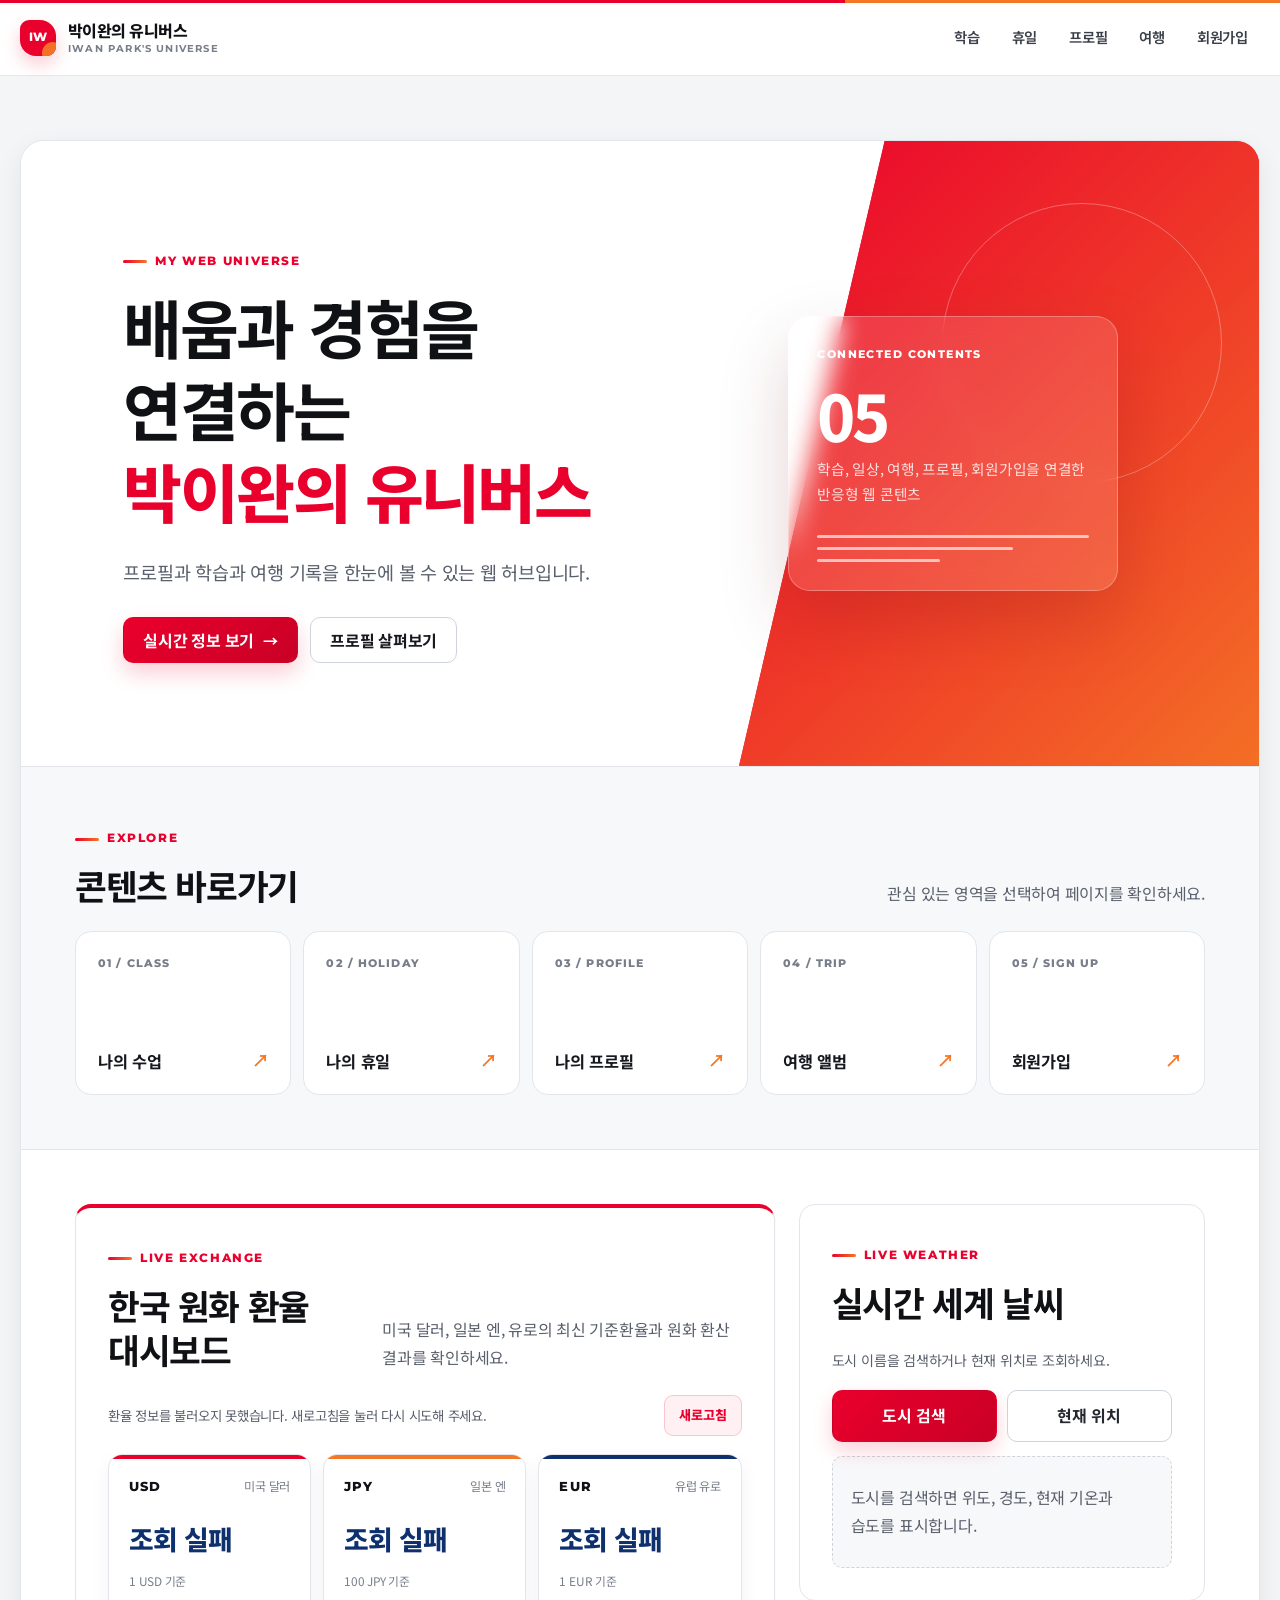
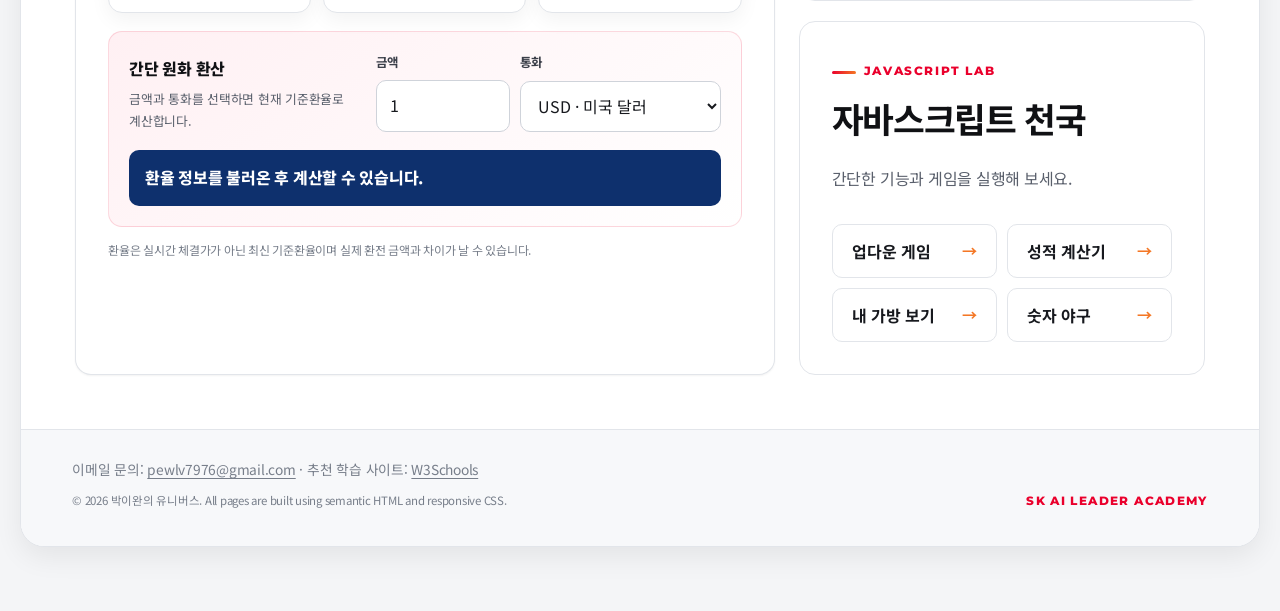
<file: html/index.html>
<!DOCTYPE html>
<html lang="ko">
<head>
  <meta charset="UTF-8">
  <meta name="viewport" content="width=device-width, initial-scale=1.0">
  <meta name="description" content="나의 프로필, 학습 내용, 여행 기록을 모아둔 개인 유니버스입니다.">
  <title>박이완의 유니버스</title>
  <link rel="stylesheet" href="../css/style.css">
</head>
<body>
  <header class="global-header">
    <div class="header-inner">
      <a class="brand" href="index.html">
        <span class="brand-mark"><span>IW</span></span>
        <span class="brand-copy">
          <span class="brand-title">박이완의 유니버스</span>
          <span class="brand-subtitle">Iwan Park's Universe</span>
        </span>
      </a>
      
      <nav class="header-nav">
        <a href="myClass.html">학습</a>
        <a href="myHoliday.html">휴일</a>
        <a href="myProfile.html">프로필</a>
        <a href="myTrip.html">여행</a>
        <a href="signUp.html">회원가입</a>
      </nav>
    </div>
  </header>

  <div class="container">
    <div class="page-shell">
      <section class="site-hero">
        <div class="hero-copy">
          <span class="eyebrow">My Web Universe</span>
          <h1>배움과 경험을 연결하는<br><strong>박이완의 유니버스</strong></h1>
          <p>프로필과 학습과 여행 기록을 한눈에 볼 수 있는 웹 허브입니다.</p>
          <div class="hero-actions">
            <a class="button button-primary" href="#main-content">실시간 정보 보기</a>
            <a class="button button-secondary" href="myProfile.html">프로필 살펴보기</a>
          </div>
        </div>

        <div class="hero-visual">
          <div class="hero-stat-card">
            <span class="hero-stat-label">Connected Contents</span>
            <strong>05</strong>
            <p>학습, 일상, 여행, 프로필, 회원가입을 연결한 반응형 웹 콘텐츠</p>
            <div class="hero-lines">
              <span></span>
              <span></span>
              <span></span>
            </div>
          </div>
        </div>
      </section>

      <nav class="quick-nav">
        <div class="quick-nav-header">
          <div>
            <span class="eyebrow">Explore</span>
            <h2>콘텐츠 바로가기</h2>
          </div>
          <p>관심 있는 영역을 선택하여 페이지를 확인하세요.</p>
        </div>

        <ul>
          <li>
            <a href="myClass.html">
              <span class="quick-nav-number">01 / CLASS</span>
              <span class="quick-nav-label">나의 수업</span>
            </a>
          </li>
          <li>
            <a href="myHoliday.html">
              <span class="quick-nav-number">02 / HOLIDAY</span>
              <span class="quick-nav-label">나의 휴일</span>
            </a>
          </li>
          <li>
            <a href="myProfile.html">
              <span class="quick-nav-number">03 / PROFILE</span>
              <span class="quick-nav-label">나의 프로필</span>
            </a>
          </li>
          <li>
            <a href="myTrip.html">
              <span class="quick-nav-number">04 / TRIP</span>
              <span class="quick-nav-label">여행 앨범</span>
            </a>
          </li>
          <li>
            <a href="signUp.html">
              <span class="quick-nav-number">05 / SIGN UP</span>
              <span class="quick-nav-label">회원가입</span>
            </a>
          </li>
        </ul>
      </nav>

      <div class="dashboard-layout">
        <main id="main-content">
          <section class="panel panel-emphasis live-info-panel">
            <div class="section-heading">
              <div>
                <span class="eyebrow">Live Exchange</span>
                <h2>한국 원화 환율 대시보드</h2>
              </div>
              <p>미국 달러, 일본 엔, 유로의 최신 기준환율과 원화 환산 결과를 확인하세요.</p>
            </div>

            <div class="exchange-toolbar">
              <p id="exchange-status" class="exchange-status" aria-live="polite">
                최신 환율 정보를 불러오는 중입니다.
              </p>
              <button type="button" id="exchange-refresh" class="exchange-refresh-button">
                새로고침
              </button>
            </div>

            <div id="exchange-grid" class="exchange-grid" aria-live="polite">
              <article class="exchange-card">
                <div class="exchange-card-heading">
                  <span class="exchange-code">USD</span>
                  <span class="exchange-name">미국 달러</span>
                </div>
                <strong id="exchange-rate-usd" class="exchange-rate">불러오는 중</strong>
                <span class="exchange-unit">1 USD 기준</span>
              </article>

              <article class="exchange-card">
                <div class="exchange-card-heading">
                  <span class="exchange-code">JPY</span>
                  <span class="exchange-name">일본 엔</span>
                </div>
                <strong id="exchange-rate-jpy" class="exchange-rate">불러오는 중</strong>
                <span class="exchange-unit">100 JPY 기준</span>
              </article>

              <article class="exchange-card">
                <div class="exchange-card-heading">
                  <span class="exchange-code">EUR</span>
                  <span class="exchange-name">유럽 유로</span>
                </div>
                <strong id="exchange-rate-eur" class="exchange-rate">불러오는 중</strong>
                <span class="exchange-unit">1 EUR 기준</span>
              </article>
            </div>

            <form id="exchange-converter" class="exchange-converter">
              <div>
                <span class="exchange-converter-label">간단 원화 환산</span>
                <p>금액과 통화를 선택하면 현재 기준환율로 계산합니다.</p>
              </div>

              <div class="exchange-converter-controls">
                <label class="exchange-amount-field">
                  <span>금액</span>
                  <input
                    type="number"
                    id="exchange-amount"
                    min="0"
                    step="0.01"
                    value="1"
                    inputmode="decimal"
                  >
                </label>

                <label class="exchange-currency-field">
                  <span>통화</span>
                  <select id="exchange-currency">
                    <option value="USD">USD · 미국 달러</option>
                    <option value="JPY">JPY · 일본 엔</option>
                    <option value="EUR">EUR · 유럽 유로</option>
                  </select>
                </label>
              </div>

              <output id="exchange-result" class="exchange-result">
                환율 정보를 불러온 후 계산됩니다.
              </output>
            </form>

            <p class="exchange-disclaimer">
              환율은 실시간 체결가가 아닌 최신 기준환율이며 실제 환전 금액과 차이가 날 수 있습니다.
            </p>
          </section>
        </main>

        <aside class="sidebar-stack">
          <section class="panel">
            <div class="section-heading">
              <div>
                <span class="eyebrow">Live Weather</span>
                <h2>실시간 세계 날씨</h2>
              </div>
            </div>

            <p class="location-note">도시 이름을 검색하거나 현재 위치로 조회하세요.</p>

            <div class="weather-actions">
              <button type="button" id="open-city-search" class="weather-action-button weather-action-primary">
                도시 검색
              </button>
              <button type="button" id="current-location-button" class="weather-action-button weather-action-secondary">
                현재 위치
              </button>
            </div>

            <div id="weather-box">
              <div class="weather-placeholder">
                도시를 검색하면 위도, 경도, 현재 기온과 습도를 표시합니다.
              </div>
            </div>
          </section>

          <section class="panel game-area">
            <div>
              <span class="eyebrow">JavaScript Lab</span>
              <h2>자바스크립트 천국</h2>
              <p class="muted">간단한 기능과 게임을 실행해 보세요.</p>
            </div>

            <div class="game-buttons">
              <button type="button" class="btn-submit" onclick="startGame()">업다운 게임</button>
              <button type="button" class="btn-submit" onclick="checkGrade()">성적 계산기</button>
              <button type="button" class="btn-submit" onclick="showMyBag()">내 가방 보기</button>
              <button type="button" id="open-baseball-game" class="btn-submit">숫자 야구</button>
            </div>
          </section>
        </aside>
      </div>

      <footer class="site-footer">
        <div class="site-footer-inner">
          <div>
            <p>이메일 문의: <a href="mailto:pewlv7976@gmail.com">pewlv7976@gmail.com</a> · 추천 학습 사이트: <a href="https://www.w3schools.com" target="_blank">W3Schools</a></p>
            <p><small>&copy; 2026 박이완의 유니버스. All pages are built using semantic HTML and responsive CSS.</small></p>
          </div>
          <span class="footer-mark">SK AI Leader Academy</span>
        </div>
      </footer>
    </div>
  </div>


  <!-- 도시 검색 모달 -->
  <dialog id="weather-search-dialog" class="weather-search-dialog" aria-labelledby="weather-search-title">
    <div class="weather-search-modal">
      <header class="weather-search-header">
        <div>
          <span class="eyebrow">City Search</span>
          <h2 id="weather-search-title">세계 도시 날씨 검색</h2>
          <p>도시를 검색한 뒤 원하는 지역을 선택하세요.</p>
        </div>
        <button type="button" id="close-city-search" class="weather-search-close" aria-label="도시 검색 닫기">×</button>
      </header>

      <form id="city-search-form" class="city-search-form">
        <label for="city-search-input">도시 또는 지역 이름</label>
        <div class="city-search-input-row">
          <input
            type="search"
            id="city-search-input"
            name="cityName"
            minlength="2"
            autocomplete="off"
            placeholder="예: 광주, 부산, London"
            required
          >
          <button type="submit" id="city-search-submit">검색</button>
        </div>
        <p class="city-search-help">두 글자 이상 입력하세요. 검색 결과에서 국가와 지역을 함께 확인할 수 있습니다.</p>
      </form>

      <div id="city-search-results" class="city-search-results" aria-live="polite">
        <div class="city-search-state">검색어를 입력하면 일치하는 도시가 표시됩니다.</div>
      </div>
    </div>
  </dialog>


  <!-- 자바스크립트 천국 공통 입력·결과 모달 -->
  <div id="utility-modal" class="game-modal" hidden>
    <button
      type="button"
      class="game-modal-backdrop"
      data-utility-close
      aria-label="모달 닫기"
    ></button>

    <section
      class="game-modal-content utility-modal-content"
      role="dialog"
      aria-modal="true"
      aria-labelledby="utility-modal-title"
    >
      <div class="game-modal-header">
        <div>
          <span class="eyebrow">JavaScript Lab</span>
          <h2 id="utility-modal-title">기능 실행</h2>
          <p id="utility-modal-description">내용을 확인해 주세요.</p>
        </div>

        <button
          type="button"
          class="utility-modal-close"
          data-utility-close
          aria-label="모달 닫기"
        >
          ×
        </button>
      </div>

      <div id="utility-modal-body" class="utility-modal-body"></div>

      <div class="game-modal-footer">
        <button
          type="button"
          id="utility-modal-cancel"
          class="btn-reset"
        >
          취소
        </button>

        <button
          type="button"
          id="utility-modal-confirm"
          class="btn-submit"
        >
          확인
        </button>
      </div>
    </section>
  </div>


  <!-- 숫자 야구 게임 모달 -->
  <div id="baseball-game-modal" class="game-modal" hidden>
    <button
      type="button"
      class="game-modal-backdrop"
      id="baseball-modal-backdrop"
      aria-label="숫자 야구 게임 닫기"
    ></button>

    <section
      id="baseball-modal-content"
      class="game-modal-content baseball-modal-content"
      role="dialog"
      aria-modal="true"
      aria-labelledby="baseball-game-title"
    >
      <div class="game-modal-header">
        <div>
          <span class="eyebrow">Number Baseball</span>
          <h2 id="baseball-game-title">숫자 야구 게임</h2>
          <p>1부터 9까지 서로 다른 숫자 세 개를 추리해 보세요.</p>
        </div>

        <button
          type="button"
          id="baseball-modal-close"
          class="utility-modal-close"
          aria-label="숫자 야구 게임 닫기"
        >
          ×
        </button>
      </div>

      <div id="baseball-game-board" class="baseball-game-board">
        <div class="baseball-rule-box">
          <strong>게임 규칙</strong>
          <ul>
            <li>숫자와 위치가 모두 같으면 스트라이크입니다.</li>
            <li>숫자는 같지만 위치가 다르면 볼입니다.</li>
            <li>일치하는 숫자가 하나도 없으면 아웃입니다.</li>
          </ul>
        </div>

        <div class="baseball-scoreboard">
          <span>시도 횟수 <strong id="baseball-attempt-count">0</strong></span>
          <p id="baseball-status" aria-live="polite">
            세 자리 숫자를 입력해 첫 번째 추리를 시작하세요.
          </p>
        </div>

        <form id="baseball-form" class="baseball-form">
          <label for="baseball-input">서로 다른 숫자 세 자리</label>

          <div class="baseball-input-row">
            <input
              type="text"
              id="baseball-input"
              inputmode="numeric"
              maxlength="3"
              autocomplete="off"
              placeholder="예: 379"
              aria-describedby="baseball-input-help baseball-error"
            >

            <button type="submit" id="baseball-submit" class="btn-submit">
              도전
            </button>
          </div>

          <p id="baseball-input-help" class="baseball-input-help">
            0을 제외한 1~9의 숫자를 중복 없이 입력하세요.
          </p>

          <p id="baseball-error" class="baseball-error" aria-live="polite"></p>
        </form>

        <div class="baseball-history-section">
          <div class="baseball-history-heading">
            <h3>시도 기록</h3>
            <span>최근 기록이 위에 표시됩니다.</span>
          </div>
          <ol id="baseball-history" class="baseball-history">
            <li class="baseball-history-empty">
              아직 시도 기록이 없습니다.
            </li>
          </ol>
        </div>
      </div>

      <!-- 정답을 맞힌 뒤 표시되는 명확한 완료 화면 -->
      <div id="baseball-complete" class="baseball-complete" hidden>
        <span class="baseball-complete-icon" aria-hidden="true">✓</span>
        <span class="eyebrow">Game Complete</span>
        <h3>게임을 완료했습니다!</h3>

        <p class="baseball-answer-label">정답 숫자</p>
        <strong id="baseball-answer" class="baseball-answer"></strong>

        <p id="baseball-complete-summary" class="baseball-complete-summary"></p>
      </div>

      <div class="game-modal-footer">
        <button type="button" id="baseball-restart" class="btn-reset">
          새 게임
        </button>
        <button type="button" id="baseball-close" class="btn-submit">
          게임 닫기
        </button>
      </div>
    </section>
  </div>

  <script src="../script/exchangeInfo.js"></script>
  <script type="module" src="../script/realtimeInfo.js"></script>
  <script src="../script/uiModal.js"></script>
  <script src="../script/baseball.js"></script>
  <script src="../script/upDown.js"></script>
  <script src="../script/grade.js"></script>
  <script src="../script/bag.js"></script>
</body>
</html>
</file>
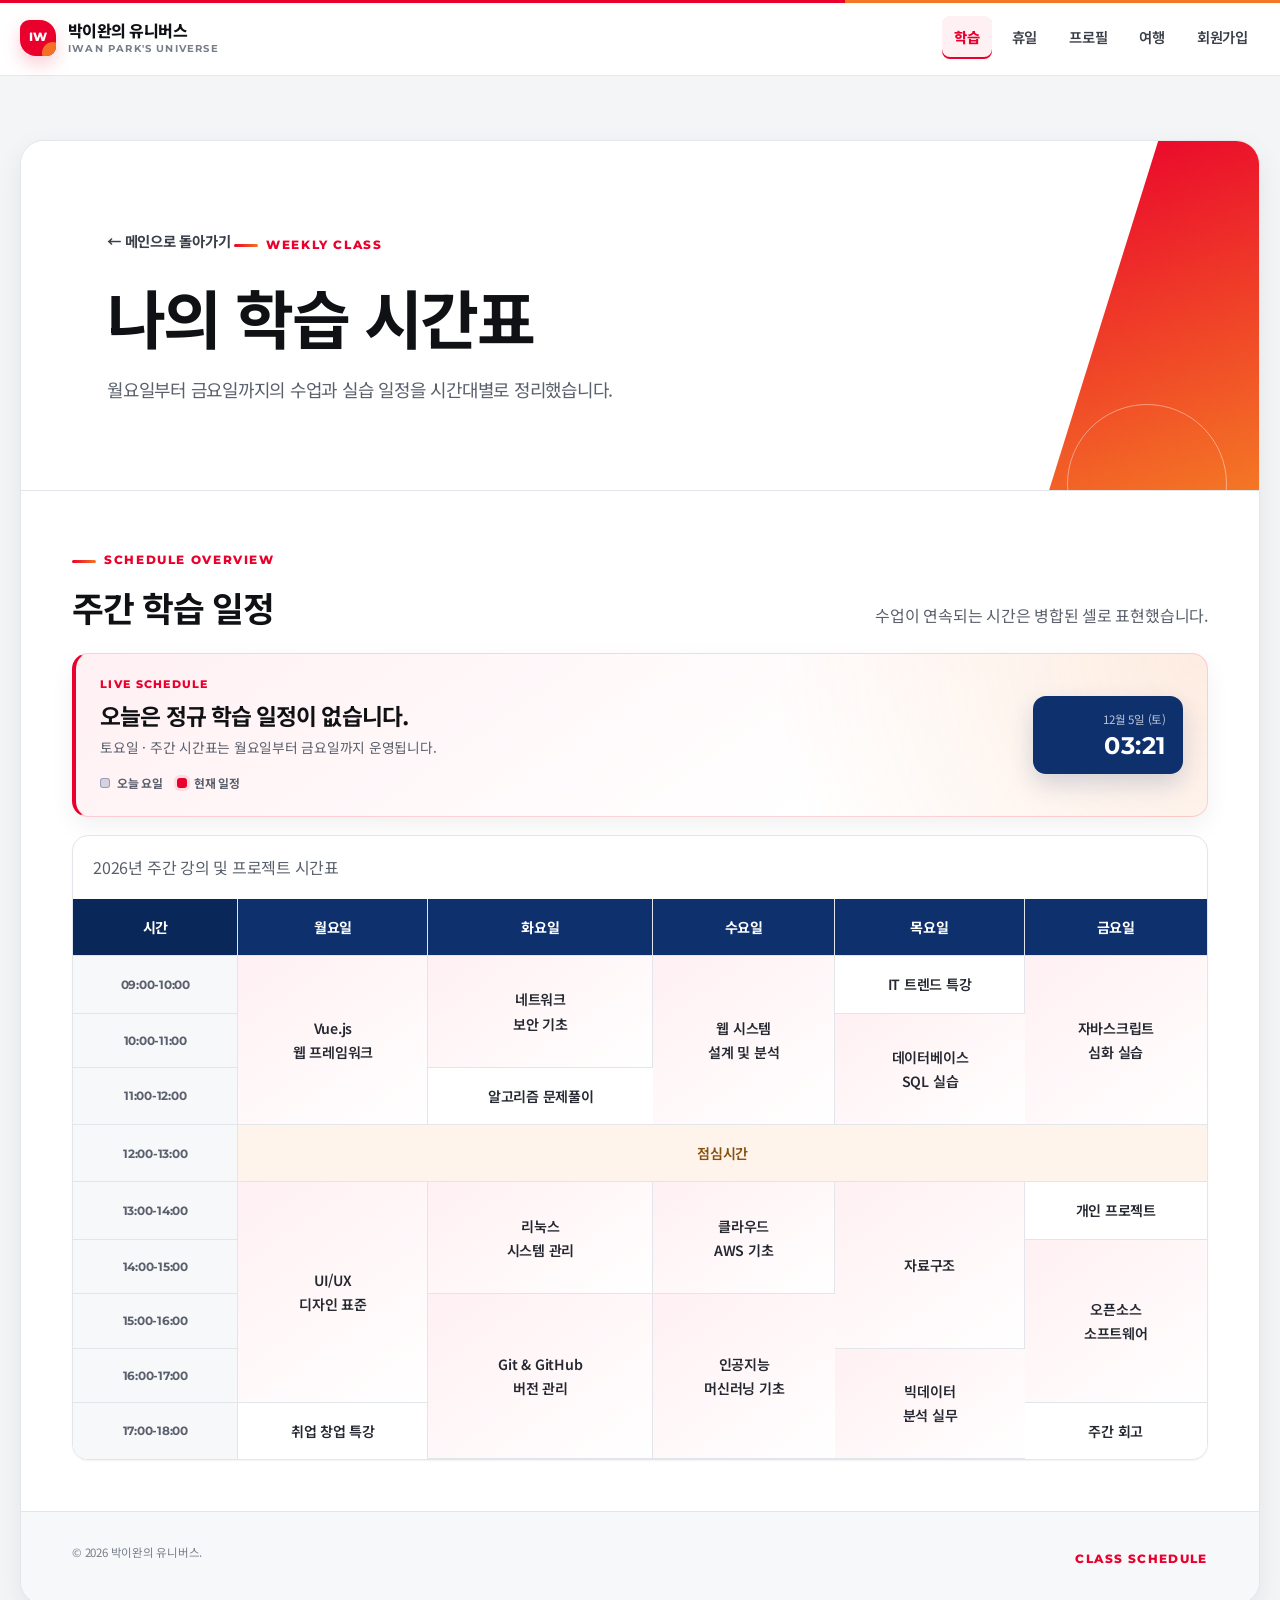
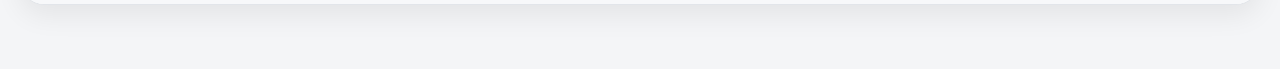
<file: html/myClass.html>
<!DOCTYPE html>
<html lang="ko">
<head>
  <meta charset="UTF-8">
  <meta name="viewport" content="width=device-width, initial-scale=1.0">
  <title>학습 시간표</title>
  <link rel="stylesheet" href="../css/style.css">
</head>
<body>
  <header class="global-header">
    <div class="header-inner">
      <a class="brand" href="index.html">
        <span class="brand-mark"><span>IW</span></span>
        <span class="brand-copy">
          <span class="brand-title">박이완의 유니버스</span>
          <span class="brand-subtitle">Iwan Park's Universe</span>
        </span>
      </a>

      <nav class="header-nav">
        <a href="myClass.html" aria-current="page">학습</a>
        <a href="myHoliday.html">휴일</a>
        <a href="myProfile.html">프로필</a>
        <a href="myTrip.html">여행</a>
        <a href="signUp.html">회원가입</a>
      </nav>
    </div>
  </header>

  <div class="container">
    <div class="page-shell">
      <header class="page-hero">
        <a class="back-link" href="index.html">← 메인으로 돌아가기</a>
        <span class="eyebrow">Weekly Class</span>
        <h1>나의 학습 시간표</h1>
        <p>월요일부터 금요일까지의 수업과 실습 일정을 시간대별로 정리했습니다.</p>
      </header>

      <main class="page-content">
        <section class="content-section">
          <div class="section-heading">
            <div>
              <span class="eyebrow">Schedule Overview</span>
              <h2>주간 학습 일정</h2>
            </div>
            <p>수업이 연속되는 시간은 병합된 셀로 표현했습니다.</p>
          </div>

          <!-- 현재 요일과 진행 중인 수업을 알려주는 상태 패널 -->
          <div class="schedule-live-panel" aria-live="polite">
            <div class="schedule-live-copy">
              <span class="schedule-live-label">LIVE SCHEDULE</span>
              <h3 id="schedule-current-title">
                현재 학습 일정을 확인하는 중입니다.
              </h3>
              <p id="schedule-current-description">
                브라우저의 날짜와 시간을 기준으로 표시합니다.
              </p>

              <div class="schedule-legend" aria-label="시간표 강조 표시 안내">
                <span class="schedule-legend-today">오늘 요일</span>
                <span class="schedule-legend-current">현재 일정</span>
              </div>
            </div>

            <div class="schedule-clock">
              <span id="schedule-current-date">날짜 확인 중</span>
              <strong id="schedule-current-time">--:--</strong>
            </div>
          </div>

          <div class="table-wrapper">
            <table id="weekly-schedule">
              <caption>2026년 주간 강의 및 프로젝트 시간표</caption>
              <thead>
                <tr>
                  <th scope="col">시간</th>
                  <th scope="col">월요일</th>
                  <th scope="col">화요일</th>
                  <th scope="col">수요일</th>
                  <th scope="col">목요일</th>
                  <th scope="col">금요일</th>
                </tr>
              </thead>
              <tbody>
                <tr>
                  <th scope="row">09:00-10:00</th>
                  <td rowspan="3">Vue.js<br>웹 프레임워크</td>
                  <td rowspan="2">네트워크<br>보안 기초</td>
                  <td rowspan="3">웹 시스템<br>설계 및 분석</td>
                  <td>IT 트렌드 특강</td>
                  <td rowspan="3">자바스크립트<br>심화 실습</td>
                </tr>
                <tr>
                  <th scope="row">10:00-11:00</th>
                  <td rowspan="2">데이터베이스<br>SQL 실습</td>
                </tr>
                <tr>
                  <th scope="row">11:00-12:00</th>
                  <td>알고리즘 문제풀이</td>
                </tr>
                <tr class="lunch-row">
                  <th scope="row">12:00-13:00</th>
                  <td colspan="5">점심시간</td>
                </tr>
                <tr>
                  <th scope="row">13:00-14:00</th>
                  <td rowspan="4">UI/UX<br>디자인 표준</td>
                  <td rowspan="2">리눅스<br>시스템 관리</td>
                  <td rowspan="2">클라우드<br>AWS 기초</td>
                  <td rowspan="3">자료구조</td>
                  <td>개인 프로젝트</td>
                </tr>
                <tr>
                  <th scope="row">14:00-15:00</th>
                  <td rowspan="3">오픈소스<br>소프트웨어</td>
                </tr>
                <tr>
                  <th scope="row">15:00-16:00</th>
                  <td rowspan="3">Git &amp; GitHub<br>버전 관리</td>
                  <td rowspan="3">인공지능<br>머신러닝 기초</td>
                </tr>
                <tr>
                  <th scope="row">16:00-17:00</th>
                  <td rowspan="2">빅데이터<br>분석 실무</td>
                </tr>
                <tr>
                  <th scope="row">17:00-18:00</th>
                  <td>취업 창업 특강</td>
                  <td>주간 회고</td>
                </tr>
              </tbody>
            </table>
          </div>
          <p class="table-note">표를 좌우로 밀어 전체 요일을 확인할 수 있습니다.</p>
        </section>
      </main>

      <footer class="site-footer">
        <div class="site-footer-inner">
          <p><small>&copy; 2026 박이완의 유니버스.</small></p>
          <span class="footer-mark">Class Schedule</span>
        </div>
      </footer>
    </div>
  </div>
  <script src="../script/classSchedule.js"></script>
</body>
</html>
</file>
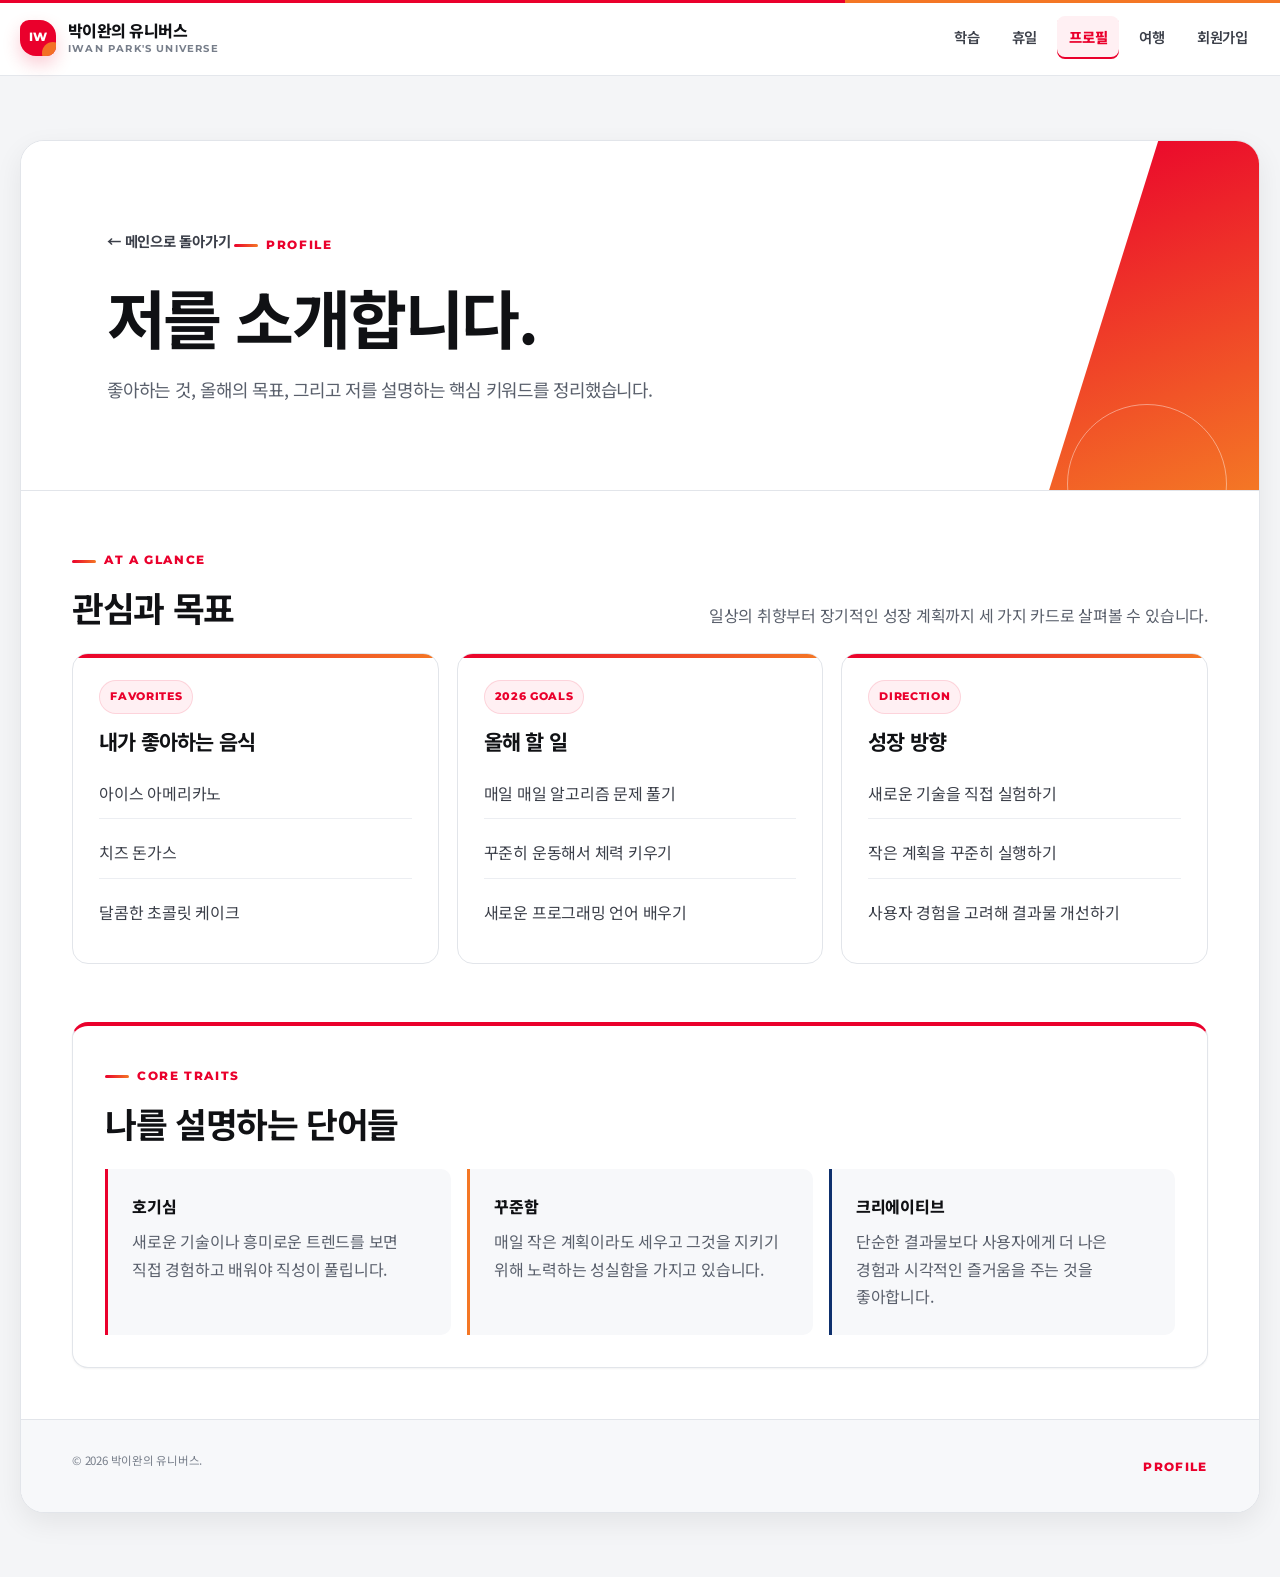
<file: html/myProfile.html>
<!DOCTYPE html>
<html lang="ko">
<head>
  <meta charset="UTF-8">
  <meta name="viewport" content="width=device-width, initial-scale=1.0">
  <title>나의 프로필</title>
  <link rel="stylesheet" href="../css/style.css">
</head>
<body>
  <header class="global-header">
    <div class="header-inner">
      <a class="brand" href="index.html">
        <span class="brand-mark"><span>IW</span></span>
        <span class="brand-copy">
          <span class="brand-title">박이완의 유니버스</span>
          <span class="brand-subtitle">Iwan Park's Universe</span>
        </span>
      </a>

      <nav class="header-nav">
        <a href="myClass.html">학습</a>
        <a href="myHoliday.html">휴일</a>
        <a href="myProfile.html" aria-current="page">프로필</a>
        <a href="myTrip.html">여행</a>
        <a href="signUp.html">회원가입</a>
      </nav>
    </div>
  </header>

  <div class="container">
    <div class="page-shell">
      <header class="page-hero">
        <a class="back-link" href="index.html">← 메인으로 돌아가기</a>
        <span class="eyebrow">Profile</span>
        <h1>저를 소개합니다.</h1>
        <p>좋아하는 것, 올해의 목표, 그리고 저를 설명하는 핵심 키워드를 정리했습니다.</p>
      </header>

      <main class="page-content">
        <section class="content-section">
          <div class="section-heading">
            <div>
              <span class="eyebrow">At a Glance</span>
              <h2>관심과 목표</h2>
            </div>
            <p>일상의 취향부터 장기적인 성장 계획까지 세 가지 카드로 살펴볼 수 있습니다.</p>
          </div>

          <div class="profile-grid">
            <article class="profile-card">
              <span class="badge">FAVORITES</span>
              <h2>내가 좋아하는 음식</h2>
              <ul class="clean-list">
                <li>아이스 아메리카노</li>
                <li>치즈 돈가스</li>
                <li>달콤한 초콜릿 케이크</li>
              </ul>
            </article>

            <article class="profile-card">
              <span class="badge">2026 GOALS</span>
              <h2>올해 할 일</h2>
              <ol class="clean-list">
                <li>매일 매일 알고리즘 문제 풀기</li>
                <li>꾸준히 운동해서 체력 키우기</li>
                <li>새로운 프로그래밍 언어 배우기</li>
              </ol>
            </article>

            <article class="profile-card">
              <span class="badge">DIRECTION</span>
              <h2>성장 방향</h2>
              <ul class="clean-list">
                <li>새로운 기술을 직접 실험하기</li>
                <li>작은 계획을 꾸준히 실행하기</li>
                <li>사용자 경험을 고려해 결과물 개선하기</li>
              </ul>
            </article>
          </div>
        </section>

        <section class="content-section panel panel-emphasis">
          <div class="section-heading">
            <div>
              <span class="eyebrow">Core Traits</span>
              <h2>나를 설명하는 단어들</h2>
            </div>
          </div>

          <dl class="trait-list">
            <div>
              <dt>호기심</dt>
              <dd>새로운 기술이나 흥미로운 트렌드를 보면 직접 경험하고 배워야 직성이 풀립니다.</dd>
            </div>
            <div>
              <dt>꾸준함</dt>
              <dd>매일 작은 계획이라도 세우고 그것을 지키기 위해 노력하는 성실함을 가지고 있습니다.</dd>
            </div>
            <div>
              <dt>크리에이티브</dt>
              <dd>단순한 결과물보다 사용자에게 더 나은 경험과 시각적인 즐거움을 주는 것을 좋아합니다.</dd>
            </div>
          </dl>
        </section>
      </main>

      <footer class="site-footer">
        <div class="site-footer-inner">
          <p><small>&copy; 2026 박이완의 유니버스.</small></p>
          <span class="footer-mark">Profile</span>
        </div>
      </footer>
    </div>
  </div>
</body>
</html>
</file>
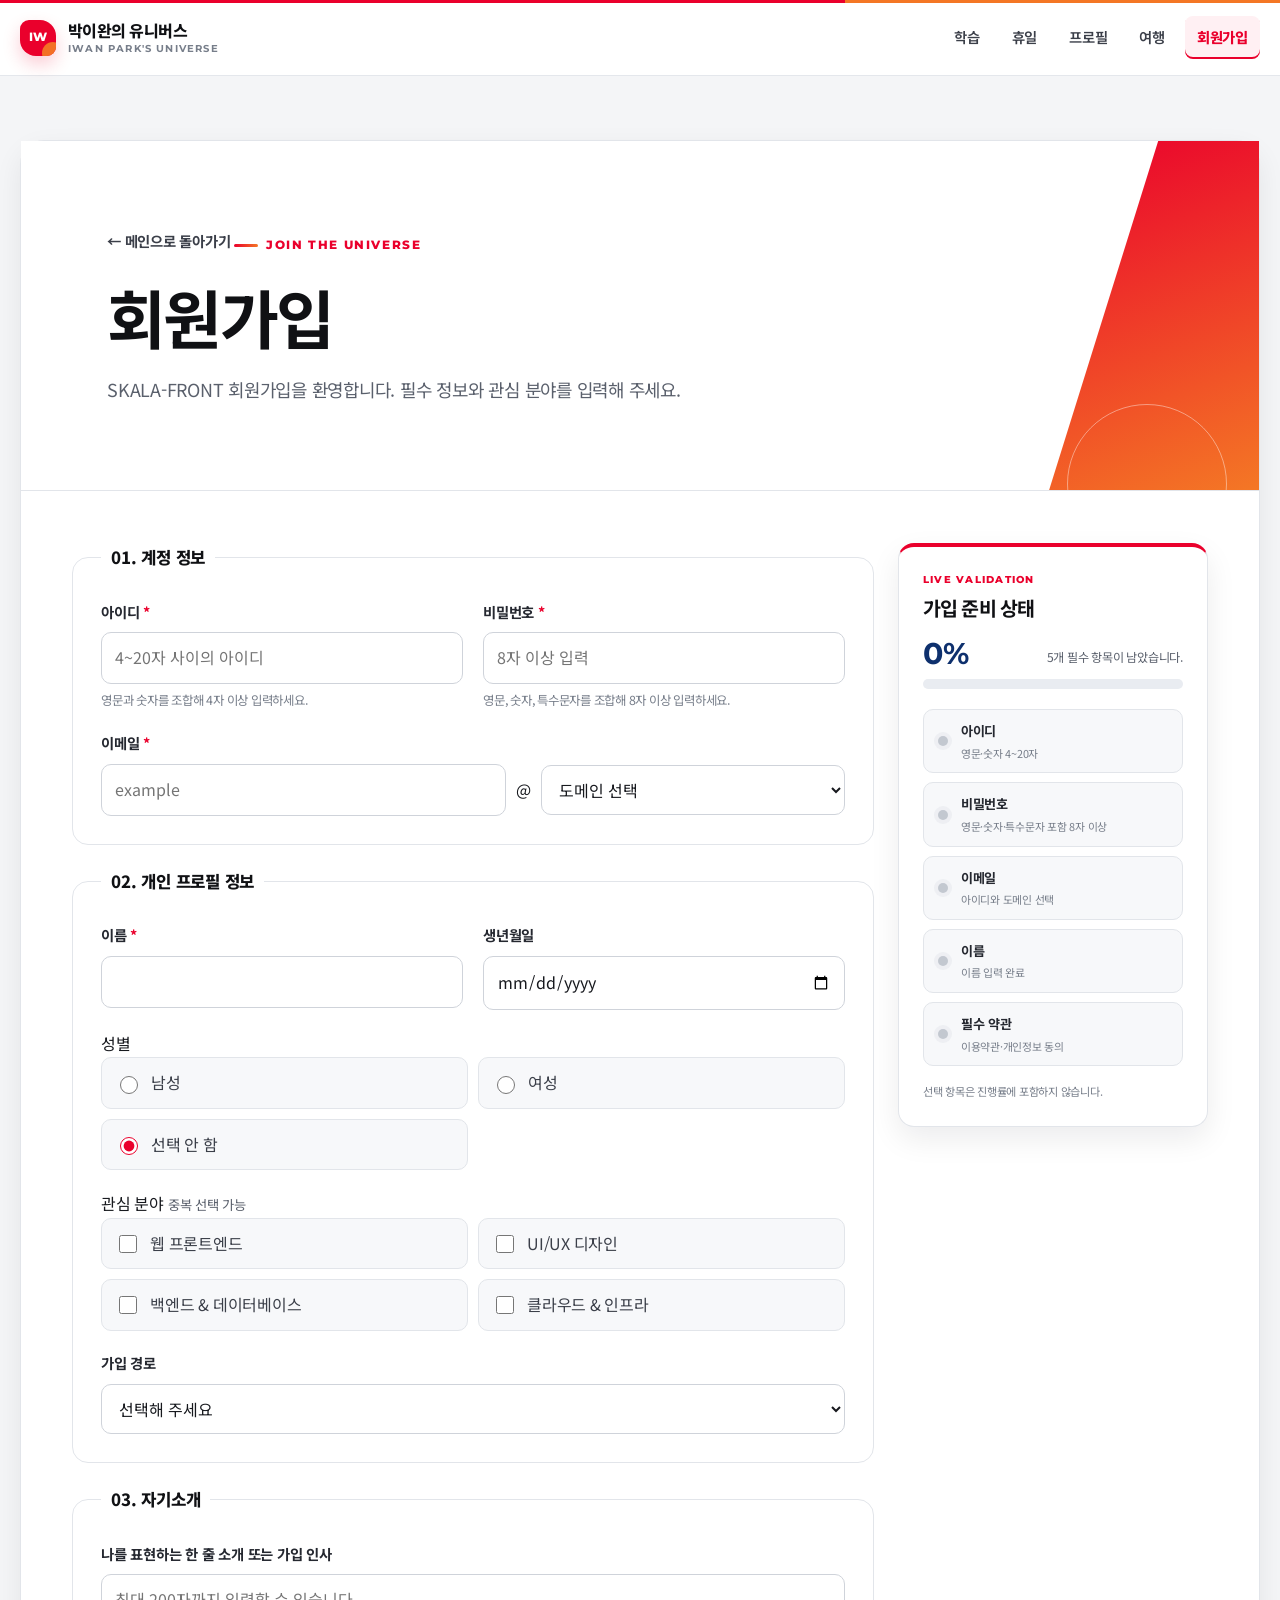
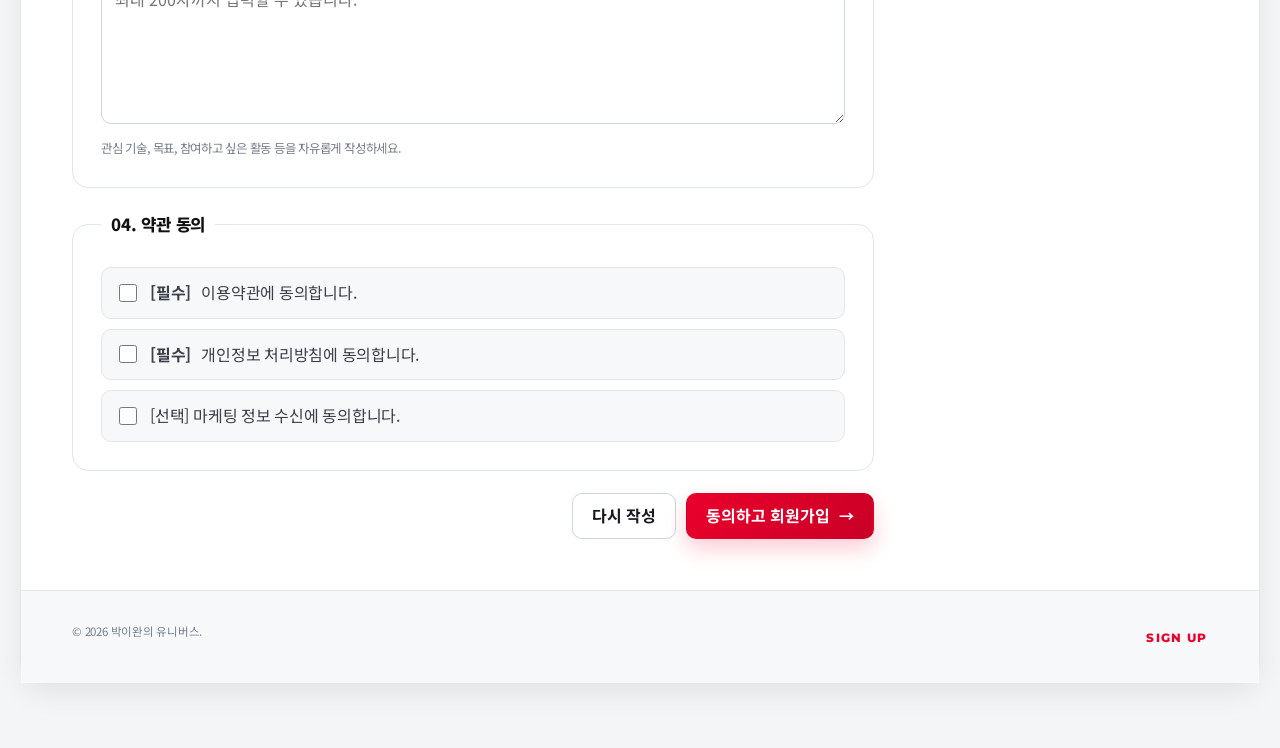
<file: html/signUp.html>
<!DOCTYPE html>
<html lang="ko">
<head>
  <meta charset="UTF-8">
  <meta name="viewport" content="width=device-width, initial-scale=1.0">
  <title>회원가입</title>
  <link rel="stylesheet" href="../css/style.css">
</head>
<body>
  <header class="global-header">
    <div class="header-inner">
      <a class="brand" href="index.html">
        <span class="brand-mark"><span>IW</span></span>
        <span class="brand-copy">
          <span class="brand-title">박이완의 유니버스</span>
          <span class="brand-subtitle">Iwan Park's Universe</span>
        </span>
      </a>

      <nav class="header-nav">
        <a href="myClass.html">학습</a>
        <a href="myHoliday.html">휴일</a>
        <a href="myProfile.html">프로필</a>
        <a href="myTrip.html">여행</a>
        <a href="signUp.html" aria-current="page">회원가입</a>
      </nav>
    </div>
  </header>

  <div class="container">
    <div class="page-shell signup-page-shell">
      <header class="page-hero">
        <a class="back-link" href="index.html">← 메인으로 돌아가기</a>
        <span class="eyebrow">Join the Universe</span>
        <h1>회원가입</h1>
        <p>SKALA-FRONT 회원가입을 환영합니다. 필수 정보와 관심 분야를 입력해 주세요.</p>
      </header>

      <main class="page-content">
        <div class="signup-layout">
          <form
            id="signup-form"
            class="signup-form"
            action="signUpResult.html"
            method="get"
            novalidate
          >
          <fieldset>
            <legend>01. 계정 정보</legend>
            <div class="form-grid">
              <div class="form-field">
                <label for="userId">아이디 <span class="required-mark">*</span></label>
                <input type="text" id="userId" name="userId" minlength="4" maxlength="20" pattern="[A-Za-z0-9]{4,20}" autocomplete="username" required placeholder="4~20자 사이의 아이디">
                <small class="field-help">영문과 숫자를 조합해 4자 이상 입력하세요.</small>
              </div>

              <div class="form-field">
                <label for="userPw">비밀번호 <span class="required-mark">*</span></label>
                <input type="password" id="userPw" name="userPw" minlength="8" autocomplete="new-password" required placeholder="8자 이상 입력">
                <small class="field-help">영문, 숫자, 특수문자를 조합해 8자 이상 입력하세요.</small>
              </div>

              <div class="form-field form-field-full">
                <label for="userEmail">이메일 <span class="required-mark">*</span></label>
                <div class="email-field">
                  <input type="text" id="userEmail" name="userEmail" autocomplete="email" pattern="[A-Za-z0-9._%+-]+" required placeholder="example">
                  <span>@</span>
                  <select name="userEmailDomain" id="userEmailDomain" required>
                    <option value="" disabled selected>도메인 선택</option>
                    <option value="naver.com">naver.com</option>
                    <option value="gmail.com">gmail.com</option>
                    <option value="daum.net">daum.net</option>
                    <option value="nate.com">nate.com</option>
                  </select>
                </div>
              </div>
            </div>
          </fieldset>

          <fieldset>
            <legend>02. 개인 프로필 정보</legend>
            <div class="form-grid">
              <div class="form-field">
                <label for="userName">이름 <span class="required-mark">*</span></label>
                <input type="text" id="userName" name="userName" autocomplete="name" required>
              </div>
              <div class="form-field">
                <label for="userBirth">생년월일</label>
                <input type="date" id="userBirth" name="userBirth">
              </div>

              <div class="form-field form-field-full">
                <span>성별</span>
                <div class="option-grid">
                  <label class="option-card"><input type="radio" name="gender" value="male"> 남성</label>
                  <label class="option-card"><input type="radio" name="gender" value="female"> 여성</label>
                  <label class="option-card"><input type="radio" name="gender" value="none" checked> 선택 안 함</label>
                </div>
              </div>

              <div class="form-field form-field-full">
                <span>관심 분야 <small class="muted">중복 선택 가능</small></span>
                <div class="option-grid">
                  <label class="option-card"><input type="checkbox" name="interest" value="frontend"> 웹 프론트엔드</label>
                  <label class="option-card"><input type="checkbox" name="interest" value="uiux"> UI/UX 디자인</label>
                  <label class="option-card"><input type="checkbox" name="interest" value="backend"> 백엔드 &amp; 데이터베이스</label>
                  <label class="option-card"><input type="checkbox" name="interest" value="devops"> 클라우드 &amp; 인프라</label>
                </div>
              </div>

              <div class="form-field form-field-full">
                <label for="joinPath">가입 경로</label>
                <select id="joinPath" name="joinPath">
                  <option value="" disabled selected>선택해 주세요</option>
                  <option value="search">인터넷 검색</option>
                  <option value="friend">지인 추천</option>
                  <option value="sns">SNS 광고</option>
                  <option value="etc">기타</option>
                </select>
              </div>
            </div>
          </fieldset>

          <fieldset>
            <legend>03. 자기소개</legend>
            <div class="form-field">
              <label for="intro">나를 표현하는 한 줄 소개 또는 가입 인사</label>
              <textarea id="intro" name="intro" maxlength="200" placeholder="최대 200자까지 입력할 수 있습니다."></textarea>
              <small class="field-help">관심 기술, 목표, 참여하고 싶은 활동 등을 자유롭게 작성하세요.</small>
            </div>
          </fieldset>

          <fieldset>
            <legend>04. 약관 동의</legend>
            <div class="terms-list">
              <label class="option-card"><input type="checkbox" name="terms" required> <strong>[필수]</strong> 이용약관에 동의합니다.</label>
              <label class="option-card"><input type="checkbox" name="privacy" required> <strong>[필수]</strong> 개인정보 처리방침에 동의합니다.</label>
              <label class="option-card"><input type="checkbox" name="marketing"> [선택] 마케팅 정보 수신에 동의합니다.</label>
            </div>
          </fieldset>

          <div class="form-actions">
            <button type="reset" class="btn-reset">다시 작성</button>
            <button type="submit" class="btn-submit">동의하고 회원가입</button>
          </div>
          </form>

          <aside class="signup-progress-panel" aria-labelledby="signup-progress-title">
            <span class="signup-progress-eyebrow">LIVE VALIDATION</span>
            <h2 id="signup-progress-title">가입 준비 상태</h2>

            <div class="signup-progress-summary">
              <strong id="signup-progress-value">0%</strong>
              <span id="signup-progress-message">필수 정보를 입력해 주세요.</span>
            </div>

            <div
              class="signup-progress-track"
              role="progressbar"
              aria-label="회원가입 필수 항목 완료율"
              aria-valuemin="0"
              aria-valuemax="100"
              aria-valuenow="0"
            >
              <span id="signup-progress-bar"></span>
            </div>

            <ul class="signup-check-list">
              <li data-check="userId">
                <span class="signup-check-icon" aria-hidden="true"></span>
                <span>
                  <strong>아이디</strong>
                  <small>영문·숫자 4~20자</small>
                </span>
              </li>
              <li data-check="userPw">
                <span class="signup-check-icon" aria-hidden="true"></span>
                <span>
                  <strong>비밀번호</strong>
                  <small>영문·숫자·특수문자 포함 8자 이상</small>
                </span>
              </li>
              <li data-check="email">
                <span class="signup-check-icon" aria-hidden="true"></span>
                <span>
                  <strong>이메일</strong>
                  <small>아이디와 도메인 선택</small>
                </span>
              </li>
              <li data-check="userName">
                <span class="signup-check-icon" aria-hidden="true"></span>
                <span>
                  <strong>이름</strong>
                  <small>이름 입력 완료</small>
                </span>
              </li>
              <li data-check="terms">
                <span class="signup-check-icon" aria-hidden="true"></span>
                <span>
                  <strong>필수 약관</strong>
                  <small>이용약관·개인정보 동의</small>
                </span>
              </li>
            </ul>

            <p class="signup-progress-note">
              선택 항목은 진행률에 포함하지 않습니다.
            </p>
          </aside>
        </div>
      </main>

      <footer class="site-footer">
        <div class="site-footer-inner">
          <p><small>&copy; 2026 박이완의 유니버스.</small></p>
          <span class="footer-mark">Sign Up</span>
        </div>
      </footer>
    </div>
  </div>
  <script src="../script/signUp.js"></script>
</body>
</html>
</file>
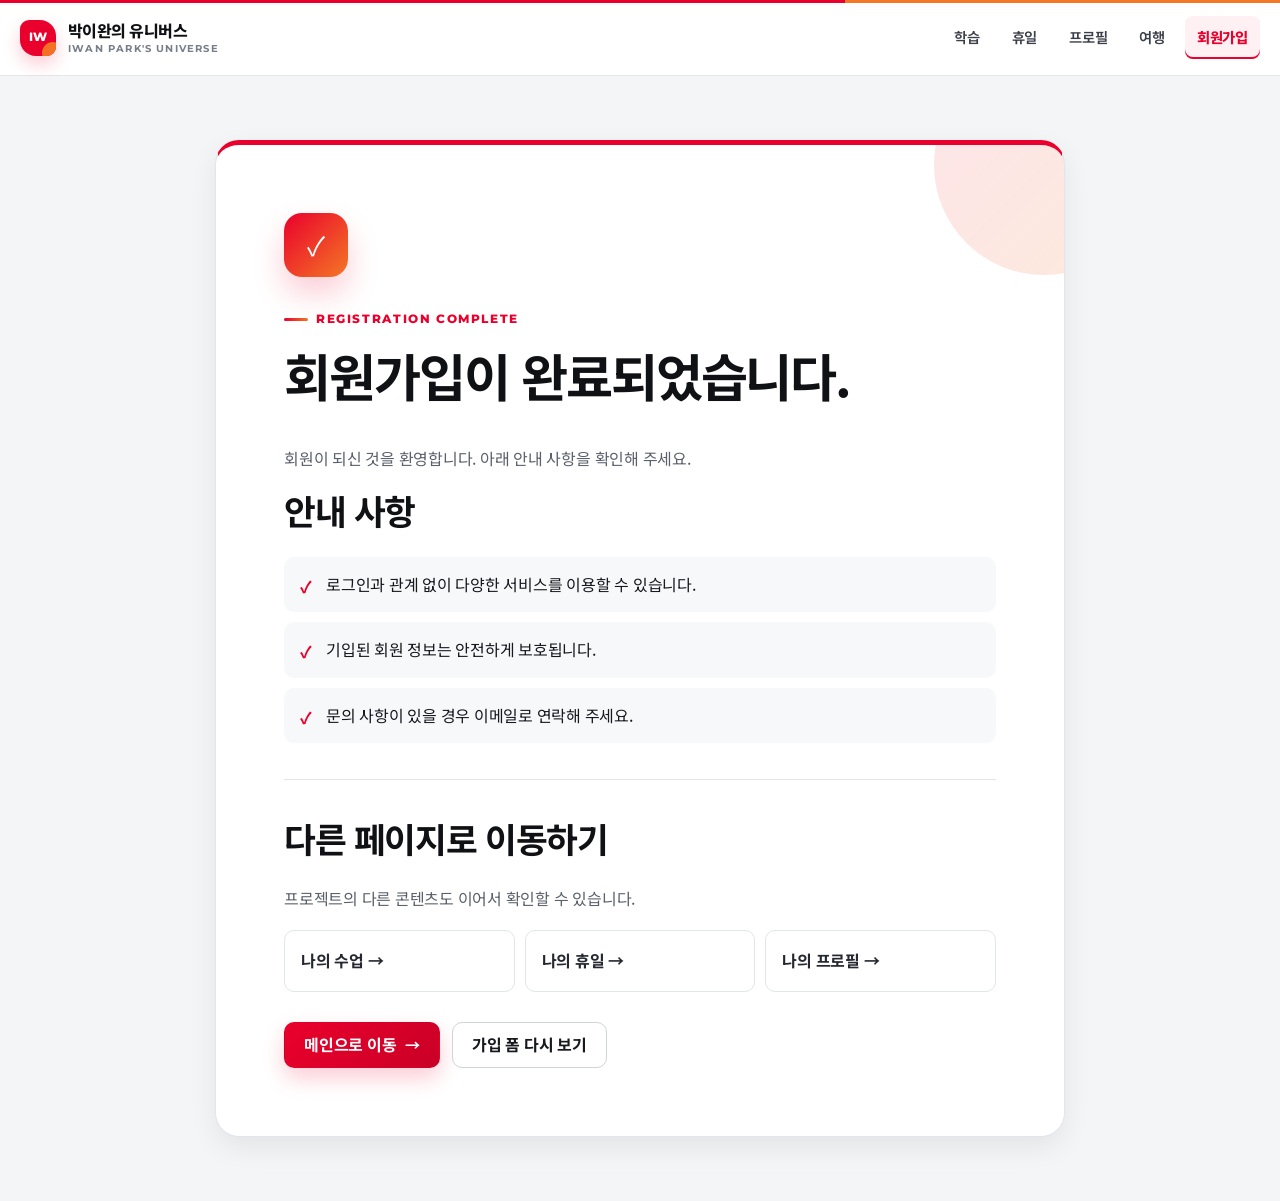
<file: html/signUpResult.html>
<!DOCTYPE html>
<html lang="ko">
<head>
  <meta charset="UTF-8">
  <meta name="viewport" content="width=device-width, initial-scale=1.0">
  <title>회원가입 완료</title>
  <link rel="stylesheet" href="../css/style.css">
</head>
<body>
  <header class="global-header">
    <div class="header-inner">
      <a class="brand" href="index.html">
        <span class="brand-mark"><span>IW</span></span>
        <span class="brand-copy">
          <span class="brand-title">박이완의 유니버스</span>
          <span class="brand-subtitle">Iwan Park's Universe</span>
        </span>
      </a>

      <nav class="header-nav">
        <a href="myClass.html">학습</a>
        <a href="myHoliday.html">휴일</a>
        <a href="myProfile.html">프로필</a>
        <a href="myTrip.html">여행</a>
        <a href="signUp.html" aria-current="page">회원가입</a>
      </nav>
    </div>
  </header>

  <main class="container">
    <section class="completion-card completion-card-animated">
      <div id="completion-confetti" class="completion-confetti" aria-hidden="true"></div>
      <div class="completion-icon">✓</div>
      <span class="eyebrow">Registration Complete</span>
      <h1>회원가입이 완료되었습니다.</h1>
      <p>회원이 되신 것을 환영합니다. 아래 안내 사항을 확인해 주세요.</p>

      <h2>안내 사항</h2>
      <ul class="info-list">
        <li>로그인과 관계 없이 다양한 서비스를 이용할 수 있습니다.</li>
        <li>기입된 회원 정보는 안전하게 보호됩니다.</li>
        <li>문의 사항이 있을 경우 이메일로 연락해 주세요.</li>
      </ul>

      <hr>

      <h2>다른 페이지로 이동하기</h2>
      <p>프로젝트의 다른 콘텐츠도 이어서 확인할 수 있습니다.</p>
      <div class="link-grid">
        <a href="myClass.html">나의 수업 →</a>
        <a href="myHoliday.html">나의 휴일 →</a>
        <a href="myProfile.html">나의 프로필 →</a>
      </div>

      <div class="hero-actions">
        <a class="button button-primary" href="index.html">메인으로 이동</a>
        <a class="button button-secondary" href="signUp.html">가입 폼 다시 보기</a>
      </div>
    </section>
  </main>
  <script src="../script/signUpResult.js"></script>
</body>
</html>
</file>
<file: css/style.css>
@import url('https://fonts.googleapis.com/css2?family=Montserrat:wght@600;700;800&family=Noto+Sans+KR:wght@400;500;600;700;800&display=swap');

:root {
  color-scheme: light;

  /* 핵심 브랜드 색상 */
  --sk-red: #ea002c;
  --sk-red-dark: #c90026;
  --sk-red-soft: #fff0f3;
  --sk-orange: #f47725;
  --sk-orange-soft: #fff4ec;

  /* 보조 브랜드 색상 */
  --sk-navy: #0e306d;
  --sk-teal: #009a93;
}

/* ==========================================================================
   기본 스타일 초기화
   ========================================================================== */

*, *::before, *::after {
  box-sizing: border-box;
}

html {
  scroll-behavior: smooth;
}

body {
  min-width: 320px;
  min-height: 100vh;
  margin: 0;
  color: #17191e;
  background: #f4f5f7;
  font-family: "Noto Sans KR", sans-serif;
  font-size: 16px;
  font-weight: 400;
  line-height: 1.72;
  letter-spacing: -0.015em;
  word-break: keep-all;
  -webkit-font-smoothing: antialiased;
  text-rendering: optimizeLegibility;
}

img, picture, video {
  display: block;
  max-width: 100%;
}

audio {
  width: 100%;
}

button, input, select, textarea {
  font: inherit;
}

button, select {
  cursor: pointer;
}

button, input, select, textarea {
  color: inherit;
}

h1, h2, h3, p, ul, ol, dl, figure, blockquote {
  margin-top: 0;
}

h1, h2, h3 {
  margin-bottom: 0.7em;
  color: #101114;
  font-weight: 700;
  line-height: 1.28;
  letter-spacing: -0.04em;
}

h1 {
  font-size: clamp(2.2rem, 5vw, 4.8rem);
}

h2 {
  font-size: clamp(1.55rem, 2.7vw, 2.35rem);
}

h3 {
  font-size: clamp(1.12rem, 1.8vw, 1.38rem);
}

p {
  margin-bottom: 1rem;
}

ul, ol {
  padding-left: 1.3rem;
}

hr {
  height: 1px;
  margin: 36px 0;
  border: 0;
  background: #e2e5ea;
}

a {
  color: inherit;
  text-decoration-color: currentColor;
  text-decoration-thickness: 1px;
  text-underline-offset: 0.22em;
}

a:hover {
  color: var(--sk-red);
}

mark {
  padding: 0.08em 0.36em;
  color: inherit;
  background: #fff1bb;
  border-radius: 4px;
}

/* 텍스트 드래그 색상 */
::selection {
  color: #ffffff;
  background: var(--sk-red);
}

/* 포커스 시 아웃라인 */
:focus-visible {
  outline: 3px solid rgba(234, 0, 44, 0.28);
  outline-offset: 3px;
}

/* ==========================================================================
   공통 상단 헤더 및 내비게이션
   ========================================================================== */

.global-header {
  position: sticky;
  top: 0;
  z-index: 1000;
  height: 76px;
  background: rgba(255, 255, 255, 0.94);
  border-bottom: 1px solid rgba(226, 229, 234, 0.9);
  backdrop-filter: blur(16px);
}

.global-header::before {
  position: absolute;
  top: 0;
  right: 0;
  left: 0;
  height: 3px;
  content: "";
  background: linear-gradient(90deg, var(--sk-red) 0 66%, var(--sk-orange) 66% 100%);
}

.header-inner {
  width: min(calc(100% - 40px), 1240px);
  height: 100%;
  display: flex;
  align-items: center;
  justify-content: space-between;
  gap: 24px;
  margin-inline: auto;
}

.brand {
  display: inline-flex;
  align-items: center;
  gap: 12px;
  color: #101114;
  font-weight: 800;
  text-decoration: none;
}

/* 메인 브랜드 마크 */
.brand-mark {
  position: relative;
  width: 36px;
  height: 36px;
  display: inline-grid;
  place-items: center;
  overflow: hidden;
  color: #ffffff;
  background: var(--sk-red);
  border-radius: 9px 16px 9px 16px;  /* 모서리 4개의 둥근 값에 차이를 주어 디자인 강화 */
  font-family: "Montserrat", sans-serif;
  font-size: 0.75rem;
  font-weight: 800;
  letter-spacing: -0.03em;
  box-shadow: 0 8px 18px rgba(234, 0, 44, 0.2);
}

/* 브랜드 마크의 오른쪽 아래에 위치한 작은 원형 장식 */
.brand-mark::after {
  position: absolute;
  right: -8px;
  bottom: -8px;
  width: 22px;
  height: 22px;
  content: "";
  background: var(--sk-orange);
  border-radius: 50%;
  opacity: 0.95;
}

.brand-mark span {
  position: relative;
  z-index: 1;
}

.brand-copy {
  display: flex;
  flex-direction: column;
  line-height: 1.15;
}

.brand-title {
  font-size: 1rem;
  letter-spacing: -0.035em;
}

.brand-subtitle {
  margin-top: 4px;
  color: #777e8a;
  font-family: "Montserrat", sans-serif;
  font-size: 0.62rem;
  font-weight: 700;
  letter-spacing: 0.12em;
  text-transform: uppercase;
}

.header-nav {
  display: flex;
  align-items: center;
  gap: 8px;
}

.header-nav a {
  padding: 9px 12px;
  color: #3b3f49;
  border-radius: 8px;
  font-size: 0.9rem;
  font-weight: 600;
  text-decoration: none;
  transition:
    color 200ms cubic-bezier(0.22, 1, 0.36, 1),
    background 200ms cubic-bezier(0.22, 1, 0.36, 1);
}

.header-nav a:hover, .header-nav a[aria-current="page"] {
  color: var(--sk-red);
  background: var(--sk-red-soft);
}

/* 현재 보고 있는 페이지의 메뉴를 hover 상태와 구분해 고정 표시 */
.header-nav a[aria-current="page"] {
  font-weight: 800;
  box-shadow: inset 0 -2px 0 var(--sk-red);
}

/* 태블릿: 로고와 메뉴를 두 줄로 배치하고 메뉴는 가로 스크롤 허용 */
@media (max-width: 900px) {
  .global-header {
    height: auto;
  }

  .header-inner {
    min-height: 76px;
    flex-direction: column;
    align-items: stretch;
    gap: 10px;
    padding-block: 14px 10px;
  }

  .brand {
    align-self: flex-start;
  }

  .header-nav {
    width: 100%;
    padding-bottom: 4px;
    overflow-x: auto;
    white-space: nowrap;
    scrollbar-width: thin;
  }

  .header-nav a {
    flex: 0 0 auto;
  }
}

/* 모바일: 브랜드 문구와 메뉴 간격을 축소 */
@media (max-width: 560px) {
  .header-inner {
    width: calc(100% - 24px);
  }

  .brand-subtitle {
    display: none;
  }

  .header-nav {
    gap: 4px;
  }

  .header-nav a {
    padding: 8px 10px;
    font-size: 0.82rem;
  }
}

/* ==========================================================================
   공통 레이아웃, 콘텐츠 컨테이너
   ========================================================================== */

.container {
  width: min(calc(100% - 40px), 1240px);
  margin-inline: auto;
  padding-block: clamp(30px, 5vw, 68px);
}

.page-shell {
  overflow: hidden;
  background: #ffffff;
  border: 1px solid #e2e5ea;
  border-radius: 24px;
  box-shadow: 0 10px 28px rgba(16, 17, 20, 0.07);
}

.page-content {
  padding: clamp(24px, 4vw, 54px);
}

.content-section + .content-section {  /* 인접 형제 선택자 활용 */
  margin-top: clamp(28px, 5vw, 58px);
}

.eyebrow {
  display: inline-flex;
  align-items: center;
  gap: 8px;
  margin-bottom: 14px;
  color: var(--sk-red);
  font-family: "Montserrat", "Noto Sans KR", sans-serif;
  font-size: 0.72rem;
  font-weight: 800;
  letter-spacing: 0.14em;
  text-transform: uppercase;
}

.eyebrow::before {
  width: 24px;
  height: 3px;
  content: "";
  background: linear-gradient(90deg, var(--sk-red), var(--sk-orange));
  border-radius: 999px;
}

.section-heading {
  display: flex;
  align-items: flex-end;
  justify-content: space-between;
  gap: 24px;
  margin-bottom: 24px;
}

.section-heading h2, .section-heading h3, .section-heading p {
  margin-bottom: 0;
}

.section-heading p {
  max-width: 580px;
  color: #5a606c;
}

.muted {
  color: #5a606c;
}

.panel {
  padding: clamp(22px, 3vw, 32px);
  background: #ffffff;
  border: 1px solid #e2e5ea;
  border-radius: 16px;
}

.panel-emphasis {
  border-top: 4px solid var(--sk-red);
  box-shadow: 0 1px 2px rgba(16, 17, 20, 0.05);
}

.badge {
  display: inline-flex;
  align-items: center;
  gap: 6px;
  padding: 6px 10px;
  color: var(--sk-red);
  background: var(--sk-red-soft);
  border: 1px solid rgba(234, 0, 44, 0.12);
  border-radius: 999px;
  font-family: "Montserrat", "Noto Sans KR", sans-serif;
  font-size: 0.7rem;
  font-weight: 800;
  letter-spacing: 0.06em;
  white-space: nowrap;
}

.back-link {
  display: inline-flex;
  align-items: center;
  gap: 8px;
  margin-bottom: 22px;
  color: #3b3f49;
  font-size: 0.9rem;
  font-weight: 700;
  text-decoration: none;
  transition: color 200ms cubic-bezier(0.22, 1, 0.36, 1), transform 200ms cubic-bezier(0.22, 1, 0.36, 1);
}

.back-link:hover {
  color: var(--sk-red);
  transform: translateX(-3px);
}

/* 태블릿: 제목 설명을 세로로 배치해 긴 문장의 충돌 방지 */
@media (max-width: 760px) {
  .container {
    width: calc(100% - 24px);
    padding-block: 22px;
  }

  .page-shell {
    border-radius: 18px;
  }

  .section-heading {
    flex-direction: column;
    align-items: flex-start;
    gap: 10px;
  }

  .section-heading p {
    max-width: none;
  }
}

/* 작은 모바일: 공통 카드와 콘텐츠 여백 축소 */
@media (max-width: 480px) {
  .page-shell {
    border-radius: 14px;
  }

  .page-content {
    padding: 20px;
  }

  .panel {
    padding: 20px;
  }
}

/* ==========================================================================
   공통 첫 화면 등장 애니메이션
   ========================================================================== */

@keyframes reveal-down {
  from {
    opacity: 0;
    transform: translateY(-16px);
  }

  to {
    opacity: 1;
    transform: translateY(0);
  }
}

/* 상단 브랜드는 페이지 진입 시 짧게 내려오며 표시 */
.global-header .brand {
  animation: reveal-down 520ms cubic-bezier(0.22, 1, 0.36, 1) both;
}

/* 메인 페이지 소개 문구를 순서대로 표시 */
.hero-copy > *,
.hero-stat-card,
.page-hero > * {
  animation: reveal-down 650ms cubic-bezier(0.22, 1, 0.36, 1) both;
}

.hero-copy > :nth-child(1),
.page-hero > :nth-child(1) {
  animation-delay: 80ms;
}

.hero-copy > :nth-child(2),
.page-hero > :nth-child(2) {
  animation-delay: 150ms;
}

.hero-copy > :nth-child(3),
.page-hero > :nth-child(3) {
  animation-delay: 220ms;
}

.hero-copy > :nth-child(4),
.page-hero > :nth-child(4) {
  animation-delay: 290ms;
}

.hero-stat-card {
  animation-delay: 220ms;
}

/* 동작 감소를 요청한 사용자는 애니메이션 없이 바로 표시 */
@media (prefers-reduced-motion: reduce) {
  .global-header .brand,
  .hero-copy > *,
  .hero-stat-card,
  .page-hero > * {
    animation: none;
  }
}

/* ==========================================================================
   메인 페이지 히어로 영역
   ========================================================================== */

.site-hero {
  position: relative;
  overflow: hidden;
  min-height: 510px;
  display: grid;
  grid-template-columns: minmax(0, 1.15fr) minmax(320px, 0.85fr);
  align-items: center;
  gap: clamp(32px, 6vw, 90px);
  padding: clamp(48px, 8vw, 104px);
  background: #ffffff;
}

.site-hero::before {
  position: absolute;
  top: 0;
  right: 0;
  width: min(42%, 520px);
  height: 100%;
  content: "";
  background:
    linear-gradient(135deg, rgba(234, 0, 44, 0.97), rgba(244, 119, 37, 0.93)),
    var(--sk-red);
  clip-path: polygon(28% 0, 100% 0, 100% 100%, 0 100%);
}

.site-hero::after {
  position: absolute;
  top: 10%;
  right: 3%;
  width: 280px;
  height: 280px;
  content: "";
  border: 1px solid rgba(255, 255, 255, 0.3);
  border-radius: 50%;
}

.hero-copy, .hero-visual {
  position: relative;
  z-index: 1;
}

.hero-copy h1 {
  max-width: 760px;
  margin-bottom: 24px;
}

.hero-copy h1 strong {
  display: block;
  color: var(--sk-red);
  font-weight: 800;
}

.hero-copy p {
  max-width: 680px;
  margin-bottom: 0;
  color: #5a606c;
  font-size: clamp(1rem, 1.6vw, 1.16rem);
}

.hero-actions {
  display: flex;
  flex-wrap: wrap;
  gap: 12px;
  margin-top: 30px;
}

.hero-visual {
  min-height: 310px;
  display: grid;
  place-items: center;
  color: #ffffff;
}

.hero-stat-card{
  width: min(100%, 330px);
  padding: 28px;
  background: rgba(255, 255, 255, 0.13);
  border: 1px solid rgba(255, 255, 255, 0.28);
  border-radius: 22px;
  backdrop-filter: blur(12px);
  box-shadow: 0 30px 70px rgba(101, 0, 20, 0.18);
}

.hero-stat-label {
  display: block;
  margin-bottom: 18px;
  font-family: "Montserrat", sans-serif;
  font-size: 0.68rem;
  font-weight: 800;
  letter-spacing: 0.13em;
  text-transform: uppercase;
}

.hero-stat-card strong {
  display: block;
  margin-bottom: 10px;
  font-size: clamp(2.3rem, 5vw, 4.6rem);
  font-weight: 800;
  line-height: 1;
  letter-spacing: -0.06em;
}

.hero-stat-card p {
  margin: 0;
  color: rgba(255, 255, 255, 0.82);
  font-size: 0.92rem;
}

.hero-lines {
  display: grid;
  gap: 9px;
  margin-top: 28px;
}

.hero-lines span {
  height: 3px;
  background: rgba(255, 255, 255, 0.65);
  border-radius: 999px;
}

.hero-lines span:nth-child(2) {
  width: 72%;
}

.hero-lines span:nth-child(3) {
  width: 45%;
}

/* 태블릿: 히어로를 한 열로 전환하고 장식을 하단 배경으로 이동 */
@media (max-width: 980px) {
  .site-hero {
    min-height: auto;
    grid-template-columns: 1fr;
    gap: 36px;
  }

  .site-hero::before {
    top: auto;
    bottom: 0;
    width: 100%;
    height: 46%;
    clip-path: polygon(0 18%, 100% 0, 100% 100%, 0 100%);
  }

  .site-hero::after {
    top: auto;
    right: 8%;
    bottom: 4%;
    width: 230px;
    height: 230px;
  }

  .hero-visual {
    min-height: 250px;
  }
}

/* 모바일: 히어로 여백과 버튼 폭을 화면에 맞춤 */
@media (max-width: 600px) {
  .site-hero {
    gap: 28px;
    padding: 38px 24px;
  }

  .site-hero::before {
    height: 43%;
  }

  .site-hero::after {
    width: 170px;
    height: 170px;
  }

  .hero-actions {
    flex-direction: column;
  }

  .hero-actions .button {
    width: 100%;
  }

  .hero-visual {
    min-height: 220px;
  }

  .hero-stat-card {
    padding: 22px;
  }
}

/* ==========================================================================
   버튼 스타일
   ========================================================================== */

.btn-submit, .btn-reset, .button {
  min-height: 46px;
  display: inline-flex;
  align-items: center;
  justify-content: center;
  gap: 9px;
  padding: 11px 19px;
  border: 1px solid transparent;
  border-radius: 10px;
  font-weight: 700;
  line-height: 1.3;
  text-align: center;
  text-decoration: none;
  transition:
    color 200ms cubic-bezier(0.22, 1, 0.36, 1),
    background 200ms cubic-bezier(0.22, 1, 0.36, 1),
    border-color 200ms cubic-bezier(0.22, 1, 0.36, 1),
    box-shadow 200ms cubic-bezier(0.22, 1, 0.36, 1),
    transform 200ms cubic-bezier(0.22, 1, 0.36, 1);
}

.btn-submit, .button-primary {
  color: #ffffff;
  background: linear-gradient(135deg, var(--sk-red), var(--sk-red-dark));
  box-shadow: 0 10px 22px rgba(234, 0, 44, 0.2);
}

.btn-submit:hover, .button-primary:hover {
  color: #ffffff;
  background: linear-gradient(135deg, var(--sk-red-dark), #b60022);
  box-shadow: 0 14px 30px rgba(234, 0, 44, 0.27);
  transform: translateY(-2px);
}

.btn-submit::after, .button-primary::after {
  content: "→";
  font-size: 0.95em;
}

.btn-reset, .button-secondary {
  color: #17191e;
  background: #ffffff;
  border-color: #cfd3da;
}

.btn-reset:hover, .button-secondary:hover {
  color: var(--sk-red);
  background: var(--sk-red-soft);
  border-color: rgba(234, 0, 44, 0.34);
  transform: translateY(-2px);
}

.button-ghost {
  color: #252830;
  background: transparent;
  border-color: #e2e5ea;
}

.button-ghost:hover {
  color: var(--sk-red);
  background: #ffffff;
  border-color: rgba(234, 0, 44, 0.26);
}
/* ==========================================================================
   메인 페이지 주요 콘텐츠 바로가기
   ========================================================================== */

.quick-nav {
  padding: clamp(28px, 5vw, 54px);
  background: #f7f8fa;
  border-top: 1px solid #e2e5ea;
  border-bottom: 1px solid #e2e5ea;
}

.quick-nav-header {
  display: flex;
  align-items: flex-end;
  justify-content: space-between;
  gap: 24px;
  margin-bottom: 24px;
}

.quick-nav-header h2, .quick-nav-header p {
  margin-bottom: 0;
}

.quick-nav-header p {
  color: #5a606c;
}

.quick-nav ul {
  display: grid;
  grid-template-columns: repeat(5, minmax(0, 1fr));
  gap: 12px;
  margin: 0;
  padding: 0;
  list-style: none;
}

.quick-nav a {
  position: relative;
  min-height: 164px;
  display: flex;
  flex-direction: column;
  justify-content: space-between;
  gap: 20px;
  padding: 22px;
  overflow: hidden;
  color: #17191e;
  background: #ffffff;
  border: 1px solid #e2e5ea;
  border-radius: 16px;
  text-decoration: none;
  transition:
    color 200ms cubic-bezier(0.22, 1, 0.36, 1),
    border-color 200ms cubic-bezier(0.22, 1, 0.36, 1),
    box-shadow 200ms cubic-bezier(0.22, 1, 0.36, 1),
    transform 200ms cubic-bezier(0.22, 1, 0.36, 1);
}

.quick-nav a::before {
  position: absolute;
  top: 0;
  right: 0;
  left: 0;
  height: 4px;
  content: "";
  background: linear-gradient(90deg, var(--sk-red), var(--sk-orange));
  transform: scaleX(0);
  transform-origin: left;
  transition: transform 200ms cubic-bezier(0.22, 1, 0.36, 1);
}

.quick-nav a:hover {
  color: var(--sk-red);
  border-color: rgba(234, 0, 44, 0.22);
  box-shadow: 0 10px 28px rgba(16, 17, 20, 0.07);
  transform: translateY(-5px);
}

.quick-nav a:hover::before {
  transform: scaleX(1);
}

.quick-nav-number {
  color: #777e8a;
  font-family: "Montserrat", sans-serif;
  font-size: 0.7rem;
  font-weight: 800;
  letter-spacing: 0.1em;
}

.quick-nav-label {
  display: flex;
  align-items: flex-end;
  justify-content: space-between;
  gap: 12px;
  font-size: 1.02rem;
  font-weight: 700;
  line-height: 1.4;
}

.quick-nav-label::after {
  content: "↗";
  color: var(--sk-orange);
  font-size: 1.08rem;
}

/* 노트북: 바로가기 카드를 3열로 축소 */
@media (max-width: 1100px) {
  .quick-nav ul {
    grid-template-columns: repeat(3, minmax(0, 1fr));
  }
}

/* 태블릿: 제목과 설명을 세로 배치하고 카드는 2열로 구성 */
@media (max-width: 700px) {
  .quick-nav-header {
    flex-direction: column;
    align-items: flex-start;
    gap: 10px;
  }

  .quick-nav ul {
    grid-template-columns: repeat(2, minmax(0, 1fr));
  }

  .quick-nav a {
    min-height: 140px;
  }
}

/* 작은 모바일: 바로가기 카드를 한 열로 구성 */
@media (max-width: 460px) {
  .quick-nav {
    padding: 24px 20px;
  }

  .quick-nav ul {
    grid-template-columns: 1fr;
  }

  .quick-nav a {
    min-height: 118px;
  }
}

/* ==========================================================================
   메인 대시보드 및 실시간 정보
   ========================================================================== */

.dashboard-layout {
  display: grid;
  grid-template-columns: minmax(0, 1.55fr) minmax(310px, 0.9fr);
  gap: 24px;
  padding: clamp(28px, 5vw, 54px);
}

main, aside {
  min-width: 0;
}

.sidebar-stack {
  display: grid;
  align-content: start;
  gap: 20px;
}


/* --------------------------------------------------------------------------
   한국 원화 환율 대시보드
   -------------------------------------------------------------------------- */

.live-info-panel {
  min-height: 100%;
}

.exchange-toolbar {
  display: flex;
  align-items: center;
  justify-content: space-between;
  gap: 16px;
  margin-bottom: 18px;
}

.exchange-status {
  margin: 0;
  color: #5a606c;
  font-size: 0.84rem;
}

.exchange-refresh-button {
  min-height: 40px;
  padding: 8px 14px;
  flex: 0 0 auto;
  color: var(--sk-red);
  background: var(--sk-red-soft);
  border: 1px solid rgba(234, 0, 44, 0.18);
  border-radius: 9px;
  font-size: 0.82rem;
  font-weight: 800;
  transition:
    color 200ms cubic-bezier(0.22, 1, 0.36, 1),
    background 200ms cubic-bezier(0.22, 1, 0.36, 1),
    border-color 200ms cubic-bezier(0.22, 1, 0.36, 1),
    transform 200ms cubic-bezier(0.22, 1, 0.36, 1);
}

.exchange-refresh-button:hover {
  color: #ffffff;
  background: var(--sk-red);
  border-color: var(--sk-red);
  transform: translateY(-2px);
}

.exchange-refresh-button:disabled {
  cursor: wait;
  opacity: 0.6;
  transform: none;
}

.exchange-grid {
  display: grid;
  grid-template-columns: repeat(3, minmax(0, 1fr));
  gap: 12px;
}

.exchange-card {
  position: relative;
  min-width: 0;
  padding: 20px;
  overflow: hidden;
  background: #ffffff;
  border: 1px solid #e2e5ea;
  border-radius: 14px;
  box-shadow: 0 7px 20px rgba(16, 17, 20, 0.05);
}

.exchange-card::before {
  position: absolute;
  top: 0;
  right: 0;
  left: 0;
  height: 4px;
  content: "";
  background: var(--sk-red);
}

.exchange-card:nth-child(2)::before {
  background: var(--sk-orange);
}

.exchange-card:nth-child(3)::before {
  background: var(--sk-navy);
}

.exchange-card-heading {
  display: flex;
  align-items: center;
  justify-content: space-between;
  gap: 10px;
  margin-bottom: 20px;
}

.exchange-code {
  color: #101114;
  font-family: "Montserrat", sans-serif;
  font-size: 0.84rem;
  font-weight: 800;
  letter-spacing: 0.08em;
}

.exchange-name {
  overflow: hidden;
  color: #777e8a;
  font-size: 0.76rem;
  text-overflow: ellipsis;
  white-space: nowrap;
}

.exchange-rate {
  display: block;
  overflow: hidden;
  color: var(--sk-navy);
  font-family: "Montserrat", "Noto Sans KR", sans-serif;
  font-size: clamp(1.2rem, 2.4vw, 1.68rem);
  font-weight: 800;
  letter-spacing: -0.04em;
  text-overflow: ellipsis;
  white-space: nowrap;
}

.exchange-unit {
  display: block;
  margin-top: 7px;
  color: #777e8a;
  font-size: 0.74rem;
}

.exchange-converter {
  display: grid;
  grid-template-columns: minmax(170px, 0.8fr) minmax(260px, 1.2fr);
  gap: 18px;
  align-items: end;
  margin-top: 18px;
  padding: 20px;
  background: linear-gradient(145deg, var(--sk-red-soft), #ffffff);
  border: 1px solid rgba(234, 0, 44, 0.14);
  border-radius: 14px;
}

.exchange-converter-label {
  display: block;
  margin-bottom: 5px;
  color: #101114;
  font-weight: 800;
}

.exchange-converter p {
  margin: 0;
  color: #5a606c;
  font-size: 0.8rem;
}

.exchange-converter-controls {
  display: grid;
  grid-template-columns: minmax(0, 0.8fr) minmax(0, 1.2fr);
  gap: 10px;
}

.exchange-amount-field,
.exchange-currency-field {
  display: grid;
  gap: 7px;
}

.exchange-amount-field > span,
.exchange-currency-field > span {
  color: #3b3f49;
  font-size: 0.78rem;
  font-weight: 700;
}

#exchange-amount {
  width: 100%;
  min-height: 48px;
  padding: 11px 13px;
  background: #ffffff;
  border: 1px solid #cfd3da;
  border-radius: 10px;
}

#exchange-amount:focus {
  border-color: var(--sk-red);
  box-shadow: 0 0 0 4px rgba(234, 0, 44, 0.1);
  outline: 0;
}

.exchange-result {
  grid-column: 1 / -1;
  min-height: 56px;
  display: flex;
  align-items: center;
  padding: 14px 16px;
  color: #ffffff;
  background: var(--sk-navy);
  border-radius: 10px;
  font-weight: 800;
}

.exchange-disclaimer {
  margin: 13px 0 0;
  color: #777e8a;
  font-size: 0.75rem;
}

@media (max-width: 760px) {
  .exchange-grid {
    grid-template-columns: repeat(2, minmax(0, 1fr));
  }

  .exchange-card:last-child {
    grid-column: 1 / -1;
  }

  .exchange-converter {
    grid-template-columns: 1fr;
  }
}

@media (max-width: 520px) {
  .exchange-toolbar {
    align-items: flex-start;
    flex-direction: column;
  }

  .exchange-refresh-button {
    width: 100%;
  }

  .exchange-grid,
  .exchange-converter-controls {
    grid-template-columns: 1fr;
  }

  .exchange-card:last-child {
    grid-column: auto;
  }
}



.location-note {
  display: flex;
  align-items: center;
  gap: 8px;
  margin-bottom: 18px;
  color: #5a606c;
  font-size: 0.88rem;
}

select {
  width: 100%;
  min-height: 48px;
  padding: 11px 42px 11px 13px;
  color: #17191e;
  background-color: #ffffff;
  border: 1px solid #cfd3da;
  border-radius: 10px;
  transition: border-color 200ms cubic-bezier(0.22, 1, 0.36, 1), box-shadow 200ms cubic-bezier(0.22, 1, 0.36, 1);
}

select:hover {
  border-color: #aeb4bf;
}

select:focus {
  border-color: var(--sk-red);
  box-shadow: 0 0 0 4px rgba(234, 0, 44, 0.1);
  outline: 0;
}

#weather-box {
  min-height: 112px;
  margin-top: 14px;
}

.weather-placeholder, .weather-loading, .weather-error, .weather-card {
  min-height: 112px;
  display: flex;
  flex-direction: column;
  justify-content: center;
  padding: 18px;
  border-radius: 10px;
}

.weather-placeholder, .weather-loading {
  color: #5a606c;
  background: #f7f8fa;
  border: 1px dashed #cfd3da;
}

.weather-loading {
  position: relative;
  padding-left: 52px;
}

.weather-loading::before {
  position: absolute;
  left: 18px;
  width: 20px;
  height: 20px;
  content: "";
  border: 3px solid #cfd3da;
  border-top-color: var(--sk-red);
  border-radius: 50%;
  animation: weather-spin 0.8s linear infinite;
}

@keyframes weather-spin {
  to {
    transform: rotate(360deg);
  }
}

.weather-error {
  color: #9e1c34;
  background: var(--sk-red-soft);
  border: 1px solid rgba(234, 0, 44, 0.16);
}

.weather-card {
  background: linear-gradient(145deg, rgba(0, 154, 147, 0.1), #ffffff);
  border: 1px solid rgba(0, 154, 147, 0.22);
  border-left: 4px solid var(--sk-teal);
}

.weather-card h4 {
  margin-bottom: 14px;
}

.weather-values {
  display: grid;
  grid-template-columns: repeat(2, minmax(0, 1fr));
  gap: 10px;
}

.weather-value {
  padding: 13px;
  background: rgba(255, 255, 255, 0.78);
  border: 1px solid rgba(0, 154, 147, 0.12);
  border-radius: 9px;
}

.weather-value span {
  display: block;
  color: #5a606c;
  font-size: 0.75rem;
  font-weight: 600;
}

.weather-value strong {
  display: block;
  margin-top: 3px;
  color: var(--sk-navy);
  font-size: 1.24rem;
  font-weight: 800;
}



/* --------------------------------------------------------------------------
   도시 검색 버튼
   -------------------------------------------------------------------------- */

.weather-actions {
  display: grid;
  grid-template-columns: repeat(2, minmax(0, 1fr));
  gap: 10px;
}

.weather-action-button {
  min-height: 48px;
  display: inline-flex;
  align-items: center;
  justify-content: center;
  padding: 11px 14px;
  border: 1px solid transparent;
  border-radius: 10px;
  font-weight: 700;
  transition:
    color 200ms cubic-bezier(0.22, 1, 0.36, 1),
    background 200ms cubic-bezier(0.22, 1, 0.36, 1),
    border-color 200ms cubic-bezier(0.22, 1, 0.36, 1),
    box-shadow 200ms cubic-bezier(0.22, 1, 0.36, 1),
    transform 200ms cubic-bezier(0.22, 1, 0.36, 1);
}

.weather-action-button:hover {
  transform: translateY(-2px);
}

.weather-action-button:disabled {
  cursor: wait;
  opacity: 0.58;
  transform: none;
}

.weather-action-primary {
  color: #ffffff;
  background: linear-gradient(135deg, var(--sk-red), var(--sk-red-dark));
  box-shadow: 0 9px 20px rgba(234, 0, 44, 0.18);
}

.weather-action-primary:hover {
  color: #ffffff;
  box-shadow: 0 12px 26px rgba(234, 0, 44, 0.24);
}

.weather-action-secondary {
  color: #252830;
  background: #ffffff;
  border-color: #cfd3da;
}

.weather-action-secondary:hover {
  color: var(--sk-red);
  background: var(--sk-red-soft);
  border-color: rgba(234, 0, 44, 0.28);
}

/* 날씨 결과에 검색한 도시의 국가·행정구역 표시 */
.weather-card-region {
  margin: -8px 0 3px;
  color: #3b3f49;
  font-size: 0.85rem;
  font-weight: 700;
}

/* --------------------------------------------------------------------------
   도시 검색 모달
   -------------------------------------------------------------------------- */

.weather-search-dialog {
  width: min(680px, calc(100% - 32px));
  max-height: calc(100dvh - 32px);
  padding: 0;
  overflow: hidden;
  background: transparent;
  border: 0;
  border-radius: 22px;
  box-shadow: 0 34px 100px rgba(16, 17, 20, 0.28);
}

.weather-search-dialog::backdrop {
  background: rgba(10, 12, 17, 0.72);
  backdrop-filter: blur(7px);
}

.weather-search-dialog[open] {
  animation: weather-dialog-open 220ms cubic-bezier(0.22, 1, 0.36, 1);
}

@keyframes weather-dialog-open {
  from {
    opacity: 0;
    transform: translateY(18px) scale(0.98);
  }

  to {
    opacity: 1;
    transform: translateY(0) scale(1);
  }
}

.weather-search-modal {
  max-height: calc(100dvh - 32px);
  display: flex;
  flex-direction: column;
  overflow: hidden;
  background: #ffffff;
  border-top: 5px solid var(--sk-red);
  border-radius: 22px;
}

.weather-search-header {
  display: flex;
  align-items: flex-start;
  justify-content: space-between;
  gap: 20px;
  padding: 26px 26px 20px;
  border-bottom: 1px solid #e2e5ea;
}

.weather-search-header .eyebrow {
  margin-bottom: 9px;
}

.weather-search-header h2 {
  margin-bottom: 7px;
  font-size: clamp(1.45rem, 3vw, 2rem);
}

.weather-search-header p {
  margin-bottom: 0;
  color: #5a606c;
}

.weather-search-close {
  width: 42px;
  height: 42px;
  display: inline-grid;
  place-items: center;
  flex: 0 0 auto;
  padding: 0;
  color: #3b3f49;
  background: #f1f3f6;
  border: 0;
  border-radius: 50%;
  font-size: 1.55rem;
  line-height: 1;
  transition:
    color 200ms cubic-bezier(0.22, 1, 0.36, 1),
    background 200ms cubic-bezier(0.22, 1, 0.36, 1),
    transform 200ms cubic-bezier(0.22, 1, 0.36, 1);
}

.weather-search-close:hover {
  color: #ffffff;
  background: var(--sk-red);
  transform: rotate(6deg);
}

.city-search-form {
  padding: 22px 26px 18px;
  background: #f7f8fa;
  border-bottom: 1px solid #e2e5ea;
}

.city-search-form label {
  display: block;
  margin-bottom: 8px;
  color: #252830;
  font-size: 0.9rem;
  font-weight: 700;
}

.city-search-input-row {
  display: grid;
  grid-template-columns: minmax(0, 1fr) auto;
  gap: 10px;
}

#city-search-input {
  width: 100%;
  min-height: 50px;
  padding: 12px 14px;
  background: #ffffff;
  border: 1px solid #cfd3da;
  border-radius: 10px;
  outline: 0;
  transition:
    border-color 200ms cubic-bezier(0.22, 1, 0.36, 1),
    box-shadow 200ms cubic-bezier(0.22, 1, 0.36, 1);
}

#city-search-input:focus {
  border-color: var(--sk-red);
  box-shadow: 0 0 0 4px rgba(234, 0, 44, 0.1);
}

#city-search-submit {
  min-width: 92px;
  min-height: 50px;
  padding: 11px 18px;
  color: #ffffff;
  background: linear-gradient(135deg, var(--sk-red), var(--sk-red-dark));
  border: 0;
  border-radius: 10px;
  font-weight: 800;
}

#city-search-submit:hover {
  background: linear-gradient(135deg, var(--sk-red-dark), #b60022);
}

#city-search-submit:disabled {
  cursor: wait;
  opacity: 0.58;
}

.city-search-help {
  margin: 9px 0 0;
  color: #777e8a;
  font-size: 0.78rem;
}

.city-search-results {
  min-height: 180px;
  padding: 18px 26px 26px;
  overflow-y: auto;
  overscroll-behavior: contain;
}

.city-search-state {
  min-height: 142px;
  display: grid;
  place-items: center;
  padding: 24px;
  color: #5a606c;
  background: #f7f8fa;
  border: 1px dashed #cfd3da;
  border-radius: 12px;
  text-align: center;
}

.city-search-state.is-loading {
  position: relative;
  padding-top: 62px;
}

.city-search-state.is-loading::before {
  position: absolute;
  top: 30px;
  width: 22px;
  height: 22px;
  content: "";
  border: 3px solid #cfd3da;
  border-top-color: var(--sk-red);
  border-radius: 50%;
  animation: weather-spin 0.8s linear infinite;
}

.city-search-state.is-error {
  color: #9e1c34;
  background: var(--sk-red-soft);
  border-color: rgba(234, 0, 44, 0.2);
}

.city-search-list {
  display: grid;
  gap: 10px;
  margin: 0;
  padding: 0;
  list-style: none;
}

.city-search-result {
  width: 100%;
  display: grid;
  grid-template-columns: minmax(0, 1fr) auto;
  gap: 16px;
  align-items: center;
  padding: 15px 16px;
  color: #17191e;
  background: #ffffff;
  border: 1px solid #e2e5ea;
  border-radius: 12px;
  text-align: left;
  transition:
    color 200ms cubic-bezier(0.22, 1, 0.36, 1),
    background 200ms cubic-bezier(0.22, 1, 0.36, 1),
    border-color 200ms cubic-bezier(0.22, 1, 0.36, 1),
    box-shadow 200ms cubic-bezier(0.22, 1, 0.36, 1),
    transform 200ms cubic-bezier(0.22, 1, 0.36, 1);
}

.city-search-result:hover,
.city-search-result:focus-visible {
  color: var(--sk-red);
  background: var(--sk-red-soft);
  border-color: rgba(234, 0, 44, 0.24);
  box-shadow: 0 9px 24px rgba(16, 17, 20, 0.07);
  transform: translateY(-2px);
}

.city-result-copy {
  min-width: 0;
}

.city-result-name,
.city-result-region,
.city-result-coordinates {
  display: block;
}

.city-result-name {
  font-size: 1rem;
  font-weight: 800;
}

.city-result-region {
  margin-top: 3px;
  overflow: hidden;
  color: #5a606c;
  font-size: 0.82rem;
  text-overflow: ellipsis;
  white-space: nowrap;
}

.city-result-coordinates {
  color: var(--sk-navy);
  font-family: "Montserrat", sans-serif;
  font-size: 0.72rem;
  font-weight: 700;
  white-space: nowrap;
}

.city-search-result::after {
  content: "→";
  color: var(--sk-orange);
  font-size: 1rem;
  font-weight: 800;
}


.game-area {
  display: grid;
  gap: 16px;
}

.game-buttons {
  display: grid;
  grid-template-columns: repeat(2, minmax(0, 1fr));
  gap: 10px;
}

.game-buttons .btn-submit {
  min-height: 54px;
  justify-content: space-between;
  color: #17191e;
  background: #ffffff;
  border-color: #e2e5ea;
  box-shadow: none;
  text-align: left;
}

.game-buttons .btn-submit::after {
  color: var(--sk-orange);
}

.game-buttons .btn-submit:hover {
  color: var(--sk-red);
  background: var(--sk-red-soft);
  border-color: rgba(234, 0, 44, 0.25);
  box-shadow: none;
}

/* 태블릿: 메인 소식과 사이드바를 한 열로 전환 */
@media (max-width: 980px) {
  .dashboard-layout {
    grid-template-columns: 1fr;
  }
}

/* 모바일: 날씨 수치와 게임 버튼을 한 열로 배치 */
@media (max-width: 560px) {
  .dashboard-layout {
    padding: 24px 20px;
  }

  .weather-values,
  .weather-actions,
  .game-buttons {
    grid-template-columns: 1fr;
  }

  .weather-search-dialog {
    width: calc(100% - 20px);
    max-height: calc(100dvh - 20px);
  }

  .weather-search-modal {
    max-height: calc(100dvh - 20px);
    border-radius: 16px;
  }

  .weather-search-header,
  .city-search-form,
  .city-search-results {
    padding-right: 18px;
    padding-left: 18px;
  }

  .city-search-input-row {
    grid-template-columns: 1fr;
  }

  #city-search-submit {
    width: 100%;
  }

  .city-search-result {
    grid-template-columns: 1fr auto;
    gap: 10px;
  }

  .city-result-coordinates {
    display: none;
  }
}

/* ==========================================================================
   하위 페이지 공통 상단 소개 영역
   ========================================================================== */

.page-hero {
  position: relative;
  overflow: hidden;
  padding: clamp(42px, 7vw, 86px);
  background: #ffffff;
  border-bottom: 1px solid #e2e5ea;
}

.page-hero::before {
  position: absolute;
  top: 0;
  right: 0;
  width: 210px;
  height: 100%;
  content: "";
  background: linear-gradient(160deg, var(--sk-red), var(--sk-orange));
  clip-path: polygon(52% 0, 100% 0, 100% 100%, 0 100%);
}

.page-hero::after {
  position: absolute;
  right: 32px;
  bottom: -74px;
  width: 160px;
  height: 160px;
  content: "";
  border: 1px solid rgba(255, 255, 255, 0.42);
  border-radius: 50%;
}

.page-hero > * {
  position: relative;
  z-index: 1;
}

.page-hero h1 {
  max-width: 850px;
  margin-bottom: 16px;
}

.page-hero p {
  max-width: 720px;
  margin-bottom: 0;
  color: #5a606c;
  font-size: clamp(1rem, 1.6vw, 1.12rem);
}

/* 모바일: 소개 영역 여백을 줄이고 우측 장식이 글자를 가리지 않도록 축소 */
@media (max-width: 600px) {
  .page-hero {
    padding: 38px 24px;
  }

  .page-hero::before {
    width: 130px;
    opacity: 0.25;
  }

  .page-hero::after {
    right: 14px;
    bottom: -62px;
    width: 120px;
    height: 120px;
    opacity: 0.5;
  }

  .page-hero h1,
  .page-hero p {
    max-width: calc(100% - 30px);
  }
}

/* ==========================================================================
   프로필 페이지
   ========================================================================== */

.profile-grid {
  display: grid;
  grid-template-columns: repeat(3, minmax(0, 1fr));
  gap: 18px;
}

.profile-card {
  position: relative;
  overflow: hidden;
  min-height: 270px;
  padding: 26px;
  background: #ffffff;
  border: 1px solid #e2e5ea;
  border-radius: 16px;
  transition: 
    border-color 200ms cubic-bezier(0.22, 1, 0.36, 1),
    box-shadow 200ms cubic-bezier(0.22, 1, 0.36, 1),
    transform 200ms cubic-bezier(0.22, 1, 0.36, 1);
}

.profile-card::before {
  position: absolute;
  top: 0;
  right: 0;
  left: 0;
  height: 4px;
  content: "";
  background: linear-gradient(90deg, var(--sk-red), var(--sk-orange));
}

.profile-card:hover {
  border-color: rgba(234, 0, 44, 0.2);
  box-shadow: 0 10px 28px rgba(16, 17, 20, 0.07);
  transform: translateY(-4px);
}

.profile-card h2 {
  margin-top: 14px;
  font-size: 1.3rem;
}

.clean-list {
  display: grid;
  gap: 9px;
  margin: 0;
  padding: 0;
  list-style: none;
}

.clean-list li {
  padding: 11px 0;
  color: #3b3f49;
  border-bottom: 1px solid #eceef2;
}

.clean-list li:last-child {
  border-bottom: 0;
}

.trait-list {
  display: grid;
  grid-template-columns: repeat(3, minmax(0, 1fr));
  gap: 16px;
  margin-bottom: 0;
}

.trait-list div {
  padding: 24px;
  background: #f7f8fa;
  border-left: 3px solid var(--sk-red);
  border-radius: 0 10px 10px 0;
}

.trait-list div:nth-child(2) {
  border-left-color: var(--sk-orange);
}

.trait-list div:nth-child(3) {
  border-left-color: var(--sk-navy);
}

.trait-list dt {
  margin-bottom: 8px;
  color: #101114;
  font-weight: 800;
}

.trait-list dd {
  margin: 0;
  color: #5a606c;
}

/* 태블릿: 프로필 카드를 2열로 축소 */
@media (max-width: 900px) {
  .profile-grid {
    grid-template-columns: repeat(2, minmax(0, 1fr));
  }

  .trait-list {
    grid-template-columns: 1fr;
  }
}

/* 모바일: 프로필 카드를 한 열로 구성 */
@media (max-width: 620px) {
  .profile-grid {
    grid-template-columns: 1fr;
  }

  .profile-card {
    min-height: auto;
  }
}

/* ==========================================================================
   휴일 일정 타임라인
   ========================================================================== */

.day-sections {
  display: grid;
  grid-template-columns: repeat(3, minmax(0, 1fr));
  gap: 18px;
}

.day-card {
  --holiday-image: none;
  position: relative;
  isolation: isolate;
  overflow: hidden;
  min-height: 310px;
  padding: 28px;
  background: #ffffff;
  border: 1px solid #e2e5ea;
  border-radius: 16px;
  transition:
    border-color 240ms cubic-bezier(0.22, 1, 0.36, 1),
    box-shadow 240ms cubic-bezier(0.22, 1, 0.36, 1),
    transform 240ms cubic-bezier(0.22, 1, 0.36, 1);
}

/* 시간대별 카드 스타일 */
.day-card-morning {
  --holiday-image: url("../media/morning.jpg");
}

.day-card-afternoon {
  --holiday-image: url("../media/afternoon.jpg");
}

.day-card-night {
  --holiday-image: url("../media/night.jpg");
}

/* 기존 상단 포인트 선 */
.day-card::before {
  position: absolute;
  top: 0;
  left: 28px;
  z-index: 3;
  width: 58px;
  height: 4px;
  content: "";
  background: var(--sk-red);
}

/* 카드 배경 이미지 */
.day-card::after {
  position: absolute;
  inset: 0;
  z-index: 0;
  content: "";
  background-image: var(--holiday-image);
  background-position: center;
  background-size: cover;
  opacity: 0;
  filter: saturate(0.82) contrast(0.94);
  transform: scale(1.07);
  transition:
    opacity 360ms cubic-bezier(0.22, 1, 0.36, 1),
    transform 600ms cubic-bezier(0.22, 1, 0.36, 1);
  pointer-events: none;
}

/* 텍스트와 버튼을 이미지보다 위에 유지 */
.day-card > * {
  position: relative;
  z-index: 1;
}

.day-card-afternoon::before {
  background: var(--sk-orange);
}

.day-card-night::before {
  background: var(--sk-navy);
}

/* 이미지는 hover와 키보드 포커스에서만 매우 희미하게 표시 */
.day-card:hover::after,
.day-card:focus-within::after {
  opacity: 0.14;
  transform: scale(1);
}

.day-card:hover,
.day-card:focus-within {
  border-color: rgba(234, 0, 44, 0.22);
  box-shadow: 0 12px 30px rgba(16, 17, 20, 0.09);
  transform: translateY(-4px);
}

/* 현재 시간대 자동 강조 */
.day-card.is-current {
  border-color: rgba(234, 0, 44, 0.32);
  box-shadow:
    0 0 0 3px rgba(234, 0, 44, 0.08),
    0 12px 30px rgba(16, 17, 20, 0.08);
}

.day-card.is-current::after {
  opacity: 0.06;
}

.day-card.is-current:hover::after,
.day-card.is-current:focus-within::after {
  opacity: 0.16;
}

.day-card-status {
  position: absolute;
  top: 18px;
  right: 18px;
  padding: 5px 9px;
  color: #ffffff;
  background: var(--sk-red);
  border-radius: 999px;
  font-family: "Montserrat", sans-serif;
  font-size: 0.64rem;
  font-weight: 800;
  letter-spacing: 0.08em;
}

.day-card-afternoon .day-card-status {
  background: var(--sk-orange);
}

.day-card-night .day-card-status {
  background: var(--sk-navy);
}

.day-card h2 {
  margin-top: 12px;
  font-size: 1.3rem;
}

.schedule-list {
  display: grid;
  gap: 14px;
  margin: 0;
  padding: 0;
  list-style: none;
}

.schedule-list li {
  display: grid;
  grid-template-columns: 62px 1fr;
  gap: 12px;
  align-items: start;
}

.schedule-list time {
  color: var(--sk-red);
  font-family: "Montserrat", sans-serif;
  font-size: 0.82rem;
  font-weight: 800;
}

.day-card-afternoon .schedule-list time {
  color: #c65c13;
}

.day-card-night .schedule-list time {
  color: var(--sk-navy);
}

.schedule-list span {
  color: #3b3f49;
}

/* mark를 실제 실행 가능한 버튼으로 사용 */
.holiday-game-trigger {
  display: inline;
  margin: 0;
  padding: 0;
  color: inherit;
  background: transparent;
  border: 0;
  font: inherit;
  text-align: inherit;
}

.holiday-game-trigger mark {
  display: inline-block;
  padding: 0.08em 0.42em;
  color: #7f3c0d;
  background: #fff1bb;
  border: 1px solid rgba(244, 119, 37, 0.28);
  border-radius: 5px;
  font-weight: 800;
  transition:
    color 200ms cubic-bezier(0.22, 1, 0.36, 1),
    background 200ms cubic-bezier(0.22, 1, 0.36, 1),
    box-shadow 200ms cubic-bezier(0.22, 1, 0.36, 1),
    transform 200ms cubic-bezier(0.22, 1, 0.36, 1);
}

.holiday-game-trigger:hover mark,
.holiday-game-trigger:focus-visible mark {
  color: #ffffff;
  background: var(--sk-orange);
  box-shadow: 0 6px 16px rgba(244, 119, 37, 0.22);
  transform: translateY(-1px);
}

.date-note {
  margin-top: 24px;
  margin-bottom: 0;
  color: #777e8a;
  font-size: 0.88rem;
  text-align: right;
}

/* 태블릿: 휴일 카드를 2열로 구성 */
@media (max-width: 900px) {
  .day-sections {
    grid-template-columns: repeat(2, minmax(0, 1fr));
  }
}

/* 모바일: 휴일 카드를 한 열로 구성 */
@media (max-width: 620px) {
  .day-sections {
    grid-template-columns: 1fr;
  }

  .day-card {
    min-height: 0;
    padding: 24px;
  }

  .schedule-list li {
    grid-template-columns: 54px 1fr;
  }
}

/* ==========================================================================
   여행 앨범 및 미디어
   ========================================================================== */

.media-intro {
  display: grid;
  grid-template-columns: minmax(0, 1fr) minmax(320px, 460px);
  gap: 28px;
  align-items: center;
  margin-bottom: 30px;
}

.media-intro p {
  margin-bottom: 0;
  color: #5a606c;
}


/* --------------------------------------------------------------------------
   공통 커스텀 미디어 플레이어
   -------------------------------------------------------------------------- */

.media-player {
  --media-progress: 0%;
}

.media-player-heading {
  display: flex;
  align-items: flex-start;
  justify-content: space-between;
  gap: 16px;
}

.media-title {
  display: block;
  color: #101114;
  font-size: 0.95rem;
  line-height: 1.4;
}

.media-status {
  display: inline-flex;
  align-items: center;
  gap: 6px;
  flex: 0 0 auto;
  padding: 5px 8px;
  color: #777e8a;
  background: #ffffff;
  border: 1px solid #e2e5ea;
  border-radius: 999px;
  font-family: "Montserrat", sans-serif;
  font-size: 0.6rem;
  font-weight: 800;
  letter-spacing: 0.08em;
}

.media-status::before {
  width: 6px;
  height: 6px;
  content: "";
  background: #aeb4bf;
  border-radius: 50%;
}

.media-player.is-playing .media-status {
  color: var(--sk-red);
  border-color: rgba(234, 0, 44, 0.2);
}

.media-player.is-playing .media-status::before {
  background: var(--sk-red);
  box-shadow: 0 0 0 4px rgba(234, 0, 44, 0.1);
}

.media-control-button {
  width: 38px;
  height: 38px;
  display: inline-grid;
  place-items: center;
  flex: 0 0 auto;
  padding: 0;
  color: #252830;
  background: #ffffff;
  border: 1px solid #e2e5ea;
  border-radius: 50%;
  font-size: 0.86rem;
  line-height: 1;
  transition:
    color 180ms cubic-bezier(0.22, 1, 0.36, 1),
    background 180ms cubic-bezier(0.22, 1, 0.36, 1),
    border-color 180ms cubic-bezier(0.22, 1, 0.36, 1),
    transform 180ms cubic-bezier(0.22, 1, 0.36, 1);
}

.media-control-button:hover {
  color: #ffffff;
  background: var(--sk-red);
  border-color: var(--sk-red);
  transform: translateY(-1px);
}

.media-play-button {
  color: #ffffff;
  background:
    linear-gradient(
      135deg,
      var(--sk-red),
      var(--sk-red-dark)
    );
  border-color: transparent;
  box-shadow: 0 8px 18px rgba(234, 0, 44, 0.2);
}

.media-time {
  color: #5a606c;
  font-family: "Montserrat", sans-serif;
  font-size: 0.72rem;
  font-weight: 700;
  white-space: nowrap;
}


/* 커스텀 재생 진행 바 */
.media-progress {
  width: 100%;
  height: 5px;
  margin: 0;
  appearance: none;
  cursor: pointer;
  background:
    linear-gradient(
      90deg,
      var(--sk-red) 0,
      var(--sk-red) var(--media-progress),
      #d8dce3 var(--media-progress),
      #d8dce3 100%
    );
  border: 0;
  border-radius: 999px;
  outline: 0;
}

.media-progress::-webkit-slider-runnable-track {
  height: 5px;
  background: transparent;
  border-radius: 999px;
}

.media-progress::-webkit-slider-thumb {
  width: 15px;
  height: 15px;
  margin-top: -5px;
  appearance: none;
  background: #ffffff;
  border: 4px solid var(--sk-red);
  border-radius: 50%;
  box-shadow: 0 3px 9px rgba(16, 17, 20, 0.18);
}

.media-progress::-moz-range-track {
  height: 5px;
  background: #d8dce3;
  border-radius: 999px;
}

.media-progress::-moz-range-progress {
  height: 5px;
  background: var(--sk-red);
  border-radius: 999px;
}

.media-progress::-moz-range-thumb {
  width: 9px;
  height: 9px;
  background: #ffffff;
  border: 4px solid var(--sk-red);
  border-radius: 50%;
  box-shadow: 0 3px 9px rgba(16, 17, 20, 0.18);
}


/* --------------------------------------------------------------------------
   오디오 플레이어
   -------------------------------------------------------------------------- */

.audio-card {
  position: relative;
  overflow: hidden;
  padding: 20px;
  background:
    radial-gradient(
      circle at 100% 0,
      rgba(244, 119, 37, 0.13),
      transparent 42%
    ),
    linear-gradient(
      145deg,
      var(--sk-red-soft),
      #ffffff 68%
    );
  border: 1px solid rgba(234, 0, 44, 0.16);
  border-left: 4px solid var(--sk-red);
  border-radius: 18px;
  box-shadow: 0 12px 30px rgba(16, 17, 20, 0.07);
}

.audio-card::after {
  position: absolute;
  right: -32px;
  bottom: -46px;
  width: 120px;
  height: 120px;
  content: "";
  border: 1px solid rgba(234, 0, 44, 0.12);
  border-radius: 50%;
  pointer-events: none;
}

.media-label {
  display: block;
  margin-bottom: 5px;
  color: var(--sk-red);
  font-family: "Montserrat", "Noto Sans KR", sans-serif;
  font-size: 0.68rem;
  font-weight: 800;
  letter-spacing: 0.11em;
  text-transform: uppercase;
}

.audio-card audio {
  width: 100%;
  margin-top: 14px;
}

.audio-card.is-enhanced audio {
  position: absolute;
  width: 1px;
  height: 1px;
  overflow: hidden;
  clip-path: inset(50%);
  white-space: nowrap;
}

.audio-player-surface {
  position: relative;
  z-index: 1;
  display: none;
  gap: 13px;
  align-items: center;
  margin-top: 17px;
  padding: 13px 14px;
  background: rgba(255, 255, 255, 0.9);
  border: 1px solid rgba(234, 0, 44, 0.1);
  border-radius: 14px;
  box-shadow: 0 7px 18px rgba(16, 17, 20, 0.05);
  backdrop-filter: blur(10px);
}

.audio-card.is-enhanced .audio-player-surface {
  display: grid;
  grid-template-columns: 42px minmax(0, 1fr);
}

.audio-custom-controls {
  min-width: 0;
  display: grid;
  grid-template-columns:
    auto
    auto
    minmax(90px, 1fr)
    auto
    auto;
  gap: 10px;
  align-items: center;
}

.media-wave {
  height: 35px;
  display: flex;
  align-items: center;
  justify-content: center;
  gap: 3px;
}

.media-wave span {
  width: 3px;
  height: 10px;
  background:
    linear-gradient(
      180deg,
      var(--sk-red),
      var(--sk-orange)
    );
  border-radius: 999px;
  transform-origin: center;
}

.media-player.is-playing .media-wave span {
  animation:
    media-wave-move
    780ms
    ease-in-out
    infinite alternate;
}

.media-player.is-playing .media-wave span:nth-child(2),
.media-player.is-playing .media-wave span:nth-child(4) {
  animation-delay: -280ms;
}

.media-player.is-playing .media-wave span:nth-child(3) {
  animation-delay: -520ms;
}

@keyframes media-wave-move {
  from {
    transform: scaleY(0.55);
  }

  to {
    transform: scaleY(2.25);
  }
}


/* --------------------------------------------------------------------------
   여행 사진 카드
   -------------------------------------------------------------------------- */

.trip-grid-container {
  display: grid;
  grid-template-columns: repeat(3, minmax(0, 1fr));
  gap: 18px;
}

.trip-card {
  position: relative;
  overflow: hidden;
  min-height: 390px;
  margin: 0;
  background: #101114;
  border-radius: 16px;
  box-shadow: 0 1px 2px rgba(16, 17, 20, 0.05);
  isolation: isolate;
}

.trip-card::after {
  position: absolute;
  inset: 36% 0 0;
  z-index: 1;
  content: "";
  background: linear-gradient(transparent, rgba(16, 17, 20, 0.94));
}

.trip-card::before {
  position: absolute;
  top: 18px;
  left: 18px;
  z-index: 2;
  width: 34px;
  height: 4px;
  content: "";
  background: linear-gradient(90deg, var(--sk-red), var(--sk-orange));
}

.trip-card img {
  width: 100%;
  height: 100%;
  min-height: 390px;
  object-fit: cover;
  transition:
    transform 600ms cubic-bezier(0.22, 1, 0.36, 1),
    filter 600ms cubic-bezier(0.22, 1, 0.36, 1);
}

.trip-card:hover img {
  filter: saturate(1.08);
  transform: scale(1.06);
}

.trip-card figcaption {
  position: absolute;
  right: 0;
  bottom: 0;
  left: 0;
  z-index: 2;
  padding: 28px;
  color: #ffffff;
}

.trip-card strong,
.trip-card span {
  display: block;
}

.trip-card strong {
  margin-bottom: 5px;
  font-size: 1.28rem;
}

.trip-card span {
  color: rgba(255, 255, 255, 0.7);
  font-size: 0.88rem;
}


/* --------------------------------------------------------------------------
   비디오 플레이어
   -------------------------------------------------------------------------- */

.vlog-card {
  display: grid;
  grid-template-columns:
    minmax(0, 1.45fr)
    minmax(250px, 0.55fr);
  overflow: hidden;
  background: #ffffff;
  border: 1px solid #e2e5ea;
  border-top: 4px solid var(--sk-red);
  border-radius: 18px;
  box-shadow: 0 14px 34px rgba(16, 17, 20, 0.08);
}

.video-stage {
  position: relative;
  min-width: 0;
  min-height: 380px;
  overflow: hidden;
  background: #08090c;
  isolation: isolate;
}

.video-stage::after {
  position: absolute;
  inset: 42% 0 0;
  z-index: 1;
  content: "";
  background:
    linear-gradient(
      transparent,
      rgba(5, 7, 12, 0.86)
    );
  pointer-events: none;
}

.vlog-card video {
  width: 100%;
  height: 100%;
  min-height: 380px;
  display: block;
  object-fit: cover;
  background: #08090c;
}

.video-player-topbar {
  position: absolute;
  top: 0;
  right: 0;
  left: 0;
  z-index: 3;
  display: none;
  align-items: center;
  justify-content: space-between;
  gap: 16px;
  padding: 16px 18px;
  color: rgba(255, 255, 255, 0.82);
  background:
    linear-gradient(
      180deg,
      rgba(5, 7, 12, 0.8),
      transparent
    );
  font-family: "Montserrat", sans-serif;
  font-size: 0.64rem;
  font-weight: 800;
  letter-spacing: 0.09em;
  opacity: 1;
  transform: translateY(0);
  transition:
    opacity 280ms cubic-bezier(0.22, 1, 0.36, 1),
    transform 280ms cubic-bezier(0.22, 1, 0.36, 1);
}

.video-player-topbar .media-status {
  color: rgba(255, 255, 255, 0.82);
  background: rgba(255, 255, 255, 0.12);
  border-color: rgba(255, 255, 255, 0.18);
  backdrop-filter: blur(8px);
}

.video-center-play {
  position: absolute;
  top: 50%;
  left: 50%;
  z-index: 4;
  width: 76px;
  height: 76px;
  display: none;
  place-items: center;
  padding: 0;
  color: #ffffff;
  background:
    linear-gradient(
      135deg,
      var(--sk-red),
      var(--sk-orange)
    );
  border: 1px solid rgba(255, 255, 255, 0.38);
  border-radius: 50%;
  box-shadow: 0 18px 40px rgba(0, 0, 0, 0.3);
  transform: translate(-50%, -50%);
  transition:
    transform 200ms cubic-bezier(0.22, 1, 0.36, 1),
    opacity 200ms cubic-bezier(0.22, 1, 0.36, 1);
}

.video-center-play span {
  margin-left: 4px;
  font-size: 1.35rem;
}

.video-center-play:hover {
  transform:
    translate(-50%, -50%)
    scale(1.07);
}

.video-control-panel {
  position: absolute;
  right: 0;
  bottom: 0;
  left: 0;
  z-index: 4;
  display: none;
  gap: 10px;
  padding: 18px;
  opacity: 1;
  transform: translateY(0);
  transition:
    opacity 280ms cubic-bezier(0.22, 1, 0.36, 1),
    transform 280ms cubic-bezier(0.22, 1, 0.36, 1);
}

.video-control-row {
  display: flex;
  align-items: center;
  gap: 10px;
}

.video-control-row .media-control-button {
  color: #ffffff;
  background: rgba(255, 255, 255, 0.12);
  border-color: rgba(255, 255, 255, 0.18);
  backdrop-filter: blur(8px);
}

.video-control-row .media-control-button:hover,
.video-control-row .media-play-button {
  background: var(--sk-red);
  border-color: var(--sk-red);
}

.video-time-group {
  display: inline-flex;
  align-items: center;
  gap: 5px;
  color: rgba(255, 255, 255, 0.78);
}

.video-time-group .media-time {
  color: inherit;
}

.video-control-spacer {
  flex: 1;
}

.video-stage .video-progress {
  --track-color: rgba(255, 255, 255, 0.28);

  background:
    linear-gradient(
      90deg,
      var(--sk-red) 0,
      var(--sk-red) var(--media-progress),
      var(--track-color) var(--media-progress),
      var(--track-color) 100%
    );
}

.vlog-card.is-enhanced .video-player-topbar {
  display: flex;
}

.vlog-card.is-enhanced .video-control-panel {
  display: grid;
}

.vlog-card.is-enhanced .video-center-play {
  display: grid;
}

.vlog-card.is-playing .video-center-play {
  opacity: 0;
  pointer-events: none;
}

/*
  영상 재생 중 플레이어 밖으로 마우스가 나가면
  상단 상태 바와 하단 컨트롤을 부드럽게 숨깁니다.
*/
.vlog-card.is-playing.is-controls-hidden .video-player-topbar {
  opacity: 0;
  pointer-events: none;
  transform: translateY(-10px);
}

.vlog-card.is-playing.is-controls-hidden .video-control-panel {
  opacity: 0;
  pointer-events: none;
  transform: translateY(12px);
}

.vlog-card.is-playing.is-controls-hidden .video-stage {
  cursor: none;
}

.vlog-caption {
  position: relative;
  display: flex;
  flex-direction: column;
  justify-content: center;
  padding: 34px;
}

.vlog-caption::before {
  position: absolute;
  top: 34px;
  left: 34px;
  width: 52px;
  height: 4px;
  content: "";
  background:
    linear-gradient(
      90deg,
      var(--sk-red),
      var(--sk-orange)
    );
}

.vlog-caption h3 {
  margin-top: 18px;
}

.vlog-caption p {
  color: #5a606c;
}

.vlog-caption p:last-of-type {
  margin-bottom: 0;
}

/* 태블릿: 음악 소개, 여행 카드, 영상 카드를 화면 폭에 맞춰 재배치 */
@media (max-width: 900px) {
  .media-intro {
    grid-template-columns: 1fr;
  }

  .trip-grid-container {
    grid-template-columns: repeat(2, minmax(0, 1fr));
  }

  .vlog-card {
    grid-template-columns: 1fr;
  }

  .video-stage,
  .vlog-card video {
    min-height: 0;
    aspect-ratio: 16 / 9;
  }

  .vlog-card video {
    border-right: 0;
  }
}


/* 모바일: 여행 사진과 커스텀 미디어 컨트롤 조정 */
@media (max-width: 620px) {
  .trip-grid-container {
    grid-template-columns: 1fr;
  }

  .trip-card,
  .trip-card img {
    min-height: 320px;
  }

  .trip-card figcaption,
  .vlog-caption {
    padding: 24px;
  }

  .vlog-caption::before {
    top: 24px;
    left: 24px;
  }

  .audio-card {
    padding: 17px;
  }

  .audio-card.is-enhanced .audio-player-surface {
    grid-template-columns: 1fr;
  }

  .media-wave {
    display: none;
  }

  .audio-custom-controls {
    grid-template-columns:
      auto
      auto
      minmax(72px, 1fr)
      auto;
  }

  .audio-custom-controls [data-duration] {
    display: none;
  }

  .video-center-play {
    width: 64px;
    height: 64px;
  }

  .video-control-panel {
    padding: 14px;
  }

  .video-player-topbar {
    padding: 14px;
  }

  .video-player-topbar > span:first-child {
    max-width: 62%;
    overflow: hidden;
    text-overflow: ellipsis;
    white-space: nowrap;
  }
}


/* 동작 감소 설정 */
@media (prefers-reduced-motion: reduce) {
  .media-player.is-playing .media-wave span {
    animation: none;
  }

  .video-center-play {
    transition: none;
  }
}

/* ==========================================================================
   강의 시간표
   ========================================================================== */

/* --------------------------------------------------------------------------
   현재 일정 상태 패널
   -------------------------------------------------------------------------- */

.schedule-live-panel {
  display: grid;
  grid-template-columns: minmax(0, 1fr) auto;
  gap: 24px;
  align-items: center;
  margin-bottom: 18px;
  padding: 22px 24px;
  overflow: hidden;
  background:
    radial-gradient(
      circle at 100% 0,
      rgba(244, 119, 37, 0.14),
      transparent 38%
    ),
    linear-gradient(
      145deg,
      var(--sk-red-soft),
      #ffffff 70%
    );
  border: 1px solid rgba(234, 0, 44, 0.15);
  border-left: 4px solid var(--sk-red);
  border-radius: 16px;
  box-shadow: 0 9px 24px rgba(16, 17, 20, 0.06);
}

.schedule-live-copy {
  min-width: 0;
}

.schedule-live-label {
  display: block;
  margin-bottom: 7px;
  color: var(--sk-red);
  font-family: "Montserrat", sans-serif;
  font-size: 0.66rem;
  font-weight: 800;
  letter-spacing: 0.12em;
}

.schedule-live-copy h3 {
  margin-bottom: 5px;
  font-size: clamp(1.12rem, 2vw, 1.42rem);
}

.schedule-live-copy p {
  margin-bottom: 0;
  color: #5a606c;
  font-size: 0.86rem;
}

.schedule-clock {
  min-width: 150px;
  padding: 14px 17px;
  color: #ffffff;
  background: var(--sk-navy);
  border-radius: 13px;
  text-align: right;
  box-shadow: 0 10px 24px rgba(14, 48, 109, 0.18);
}

.schedule-clock span,
.schedule-clock strong {
  display: block;
}

.schedule-clock span {
  color: rgba(255, 255, 255, 0.72);
  font-size: 0.72rem;
}

.schedule-clock strong {
  margin-top: 2px;
  font-family: "Montserrat", sans-serif;
  font-size: 1.48rem;
  line-height: 1.2;
  letter-spacing: 0.02em;
}

.schedule-legend {
  display: flex;
  flex-wrap: wrap;
  gap: 8px 14px;
  margin-top: 14px;
}

.schedule-legend span {
  display: inline-flex;
  align-items: center;
  gap: 7px;
  color: #5a606c;
  font-size: 0.74rem;
  font-weight: 700;
}

.schedule-legend span::before {
  width: 10px;
  height: 10px;
  content: "";
  border-radius: 3px;
}

.schedule-legend-today::before {
  background: rgba(14, 48, 109, 0.17);
  border: 1px solid rgba(14, 48, 109, 0.32);
}

.schedule-legend-current::before {
  background: var(--sk-red);
  box-shadow: 0 0 0 3px rgba(234, 0, 44, 0.1);
}


/* --------------------------------------------------------------------------
   오늘 요일 및 현재 시간 강조
   -------------------------------------------------------------------------- */

/* 오늘 요일의 헤더 */
thead th.is-today-column {
  position: sticky;
  top: 0;
  z-index: 3;
  background:
    linear-gradient(
      135deg,
      var(--sk-red),
      var(--sk-red-dark)
    );
  box-shadow:
    inset 0 -4px 0 var(--sk-orange);
}

/* 오늘 요일에 해당하는 수업 셀 */
tbody td.is-today-column {
  position: relative;
  background:
    linear-gradient(
      145deg,
      rgba(14, 48, 109, 0.08),
      rgba(255, 255, 255, 0.96)
    );
  box-shadow:
    inset 2px 0 0 rgba(14, 48, 109, 0.12),
    inset -2px 0 0 rgba(14, 48, 109, 0.12);
}

/* rowspan 셀의 기존 배경보다 오늘 요일 강조가 우선되도록 처리 */
tbody td[rowspan].is-today-column {
  background:
    linear-gradient(
      145deg,
      rgba(14, 48, 109, 0.1),
      var(--sk-red-soft)
    );
}

/* 현재 시간 구간의 왼쪽 시간 셀 */
tbody th.is-current-time {
  position: relative;
  color: #ffffff;
  background:
    linear-gradient(
      135deg,
      var(--sk-orange),
      #d85e0d
    );
  box-shadow:
    inset 4px 0 0 var(--sk-red);
}

/* 오늘 요일과 현재 시간이 만나는 실제 일정 */
tbody td.is-current-class {
  position: relative;
  z-index: 2;
  color: #252830;
  background:
    linear-gradient(
      135deg,
      var(--sk-red-soft),
      var(--sk-orange-soft)
    );
  box-shadow:
    0 0 0 3px rgba(234, 0, 44, 0.12),
    0 10px 22px rgba(234, 0, 44, 0.18);
}

tbody td.is-current-class::after {
  position: absolute;
  top: 8px;
  right: 8px;
  padding: 3px 6px;
  content: "NOW";
  color: var(--sk-red);
  background: #ffffff;
  border-radius: 999px;
  font-family: "Montserrat", sans-serif;
  font-size: 0.56rem;
  font-weight: 800;
  letter-spacing: 0.08em;
}

/* 점심시간이 현재 일정이면 주황색으로 구분 */
.lunch-row td.is-current-class {
  color: #ffffff;
  background:
    linear-gradient(
      135deg,
      var(--sk-orange),
      #d85e0d
    );
  box-shadow:
    0 0 0 3px rgba(244, 119, 37, 0.13),
    0 10px 22px rgba(244, 119, 37, 0.18);
}

.lunch-row td.is-current-class::after {
  color: #a94809;
}


/* 태블릿: 실시간 상태 패널을 한 열로 배치 */
@media (max-width: 700px) {
  .schedule-live-panel {
    grid-template-columns: 1fr;
    gap: 16px;
  }

  .schedule-clock {
    width: 100%;
    min-width: 0;
    text-align: left;
  }
}

/* 작은 모바일: 상태 패널 여백 축소 */
@media (max-width: 480px) {
  .schedule-live-panel {
    padding: 19px;
  }
}

.table-wrapper {
  overflow-x: auto;
  background: #ffffff;
  border: 1px solid #e2e5ea;
  border-radius: 16px;
  box-shadow: 0 1px 2px rgba(16, 17, 20, 0.05);
  -webkit-overflow-scrolling: touch;
}

table {
  width: 100%;
  min-width: 940px;
  border-collapse: separate;
  border-spacing: 0;
  background: #ffffff;
}

caption {
  padding: 18px 20px;
  color: #5a606c;
  text-align: left;
  caption-side: top;
}

th, td {
  padding: 16px 14px;
  border-right: 1px solid #e2e5ea;
  border-bottom: 1px solid #e2e5ea;
  text-align: center;
  vertical-align: middle;
}

tr > :last-child {
  border-right: 0;
}

tbody tr:last-child > * {
  border-bottom: 0;
}

thead th {
  position: sticky;
  top: 0;
  z-index: 1;
  color: #ffffff;
  background: var(--sk-navy);
  font-size: 0.88rem;
  font-weight: 700;
}

thead th:first-child {
  background: #0a275a;
}

tbody th[scope="row"] {
  color: #5a606c;
  background: #f7f8fa;
  font-family: "Montserrat", sans-serif;
  font-size: 0.78rem;
  font-weight: 700;
  white-space: nowrap;
}

tbody td {
  color: #252830;
  font-size: 0.88rem;
  font-weight: 600;
}

tbody td[rowspan] {
  background: linear-gradient(145deg, var(--sk-red-soft), #ffffff);
}

.lunch-row th, .lunch-row td {
  color: #86500f;
  background: var(--sk-orange-soft);
}

.table-note {
  display: none;
  margin-top: 12px;
  color: #777e8a;
  font-size: 0.82rem;
}

/* 태블릿 이하: 시간표는 형태를 유지한 채 가로 스크롤 안내 표시 */
@media (max-width: 900px) {
  .table-note {
    display: block;
  }

  table {
    min-width: 820px;
  }
}

/* 모바일: 셀 여백과 글자 크기를 줄여 한 화면에 더 많은 정보 표시 */
@media (max-width: 600px) {
  caption {
    padding: 14px 16px;
  }

  th,
  td {
    padding: 13px 10px;
  }

  thead th,
  tbody td {
    font-size: 0.8rem;
  }
}

/* ==========================================================================
   회원가입 및 공통 입력 양식
   ========================================================================== */

.signup-form {
  display: grid;
  gap: 22px;
}

fieldset {
  min-width: 0;
  margin: 0;
  padding: 28px;
  background: #ffffff;
  border: 1px solid #e2e5ea;
  border-radius: 16px;
}

legend {
  padding: 0 10px;
  color: #101114;
  font-size: 1.05rem;
  font-weight: 800;
}

.form-grid {
  display: grid;
  grid-template-columns: repeat(2, minmax(0, 1fr));
  gap: 20px;
}

.form-field {
  min-width: 0;
}

.form-field-full {
  grid-column: 1 / -1;
}

.form-field > label, .field-label {
  display: block;
  margin-bottom: 8px;
  color: #252830;
  font-size: 0.9rem;
  font-weight: 700;
}

.required-mark {
  color: var(--sk-red);
}

.field-help {
  display: block;
  margin-top: 6px;
  color: #777e8a;
  font-size: 0.78rem;
}

input[type="text"], input[type="password"], input[type="email"], input[type="date"],
textarea {
  width: 100%;
  min-height: 48px;
  padding: 11px 13px;
  background: #ffffff;
  border: 1px solid #cfd3da;
  border-radius: 10px;
  transition: border-color 200ms cubic-bezier(0.22, 1, 0.36, 1),
    box-shadow 200ms cubic-bezier(0.22, 1, 0.36, 1),
    background 200ms cubic-bezier(0.22, 1, 0.36, 1);
}

textarea {
  min-height: 150px;
  resize: vertical;
}

input:hover, textarea:hover {
  border-color: #aeb4bf;
}

input:focus, textarea:focus {
  background: #ffffff;
  border-color: var(--sk-red);
  box-shadow: 0 0 0 4px rgba(234, 0, 44, 0.1);
  outline: 0;
}

.email-field {
  display: grid;
  grid-template-columns: minmax(0, 1fr) auto minmax(150px, 0.75fr);
  gap: 10px;
  align-items: center;
}

.option-grid {
  display: grid;
  grid-template-columns: repeat(2, minmax(0, 1fr));
  gap: 10px;
}

.option-card {
  min-height: 48px;
  display: flex;
  align-items: center;
  gap: 10px;
  padding: 11px 13px;
  color: #3b3f49;
  background: #f7f8fa;
  border: 1px solid #e2e5ea;
  border-radius: 10px;
  cursor: pointer;
  transition: color 200ms cubic-bezier(0.22, 1, 0.36, 1),
    background 200ms cubic-bezier(0.22, 1, 0.36, 1),
    border-color 200ms cubic-bezier(0.22, 1, 0.36, 1);
}

.option-card:hover {
  color: var(--sk-red);
  background: var(--sk-red-soft);
  border-color: rgba(234, 0, 44, 0.2);
}

input[type="radio"], input[type="checkbox"] {
  width: 18px;
  height: 18px;
  flex: 0 0 auto;
  accent-color: var(--sk-red);
}

.terms-list {
  display: grid;
  gap: 10px;
}

.form-actions {
  display: flex;
  flex-wrap: wrap;
  justify-content: flex-end;
  gap: 10px;
}

/* 태블릿: 입력 양식을 한 열로 전환 */
@media (max-width: 760px) {
  fieldset {
    padding: 24px;
  }

  .form-grid,
  .option-grid {
    grid-template-columns: 1fr;
  }

  .form-field-full {
    grid-column: auto;
  }

  .email-field {
    grid-template-columns: minmax(0, 1fr) auto minmax(0, 1fr);
  }
}

/* 모바일: 이메일 입력과 하단 버튼을 세로로 배치 */
@media (max-width: 520px) {
  fieldset {
    padding: 20px;
  }

  .email-field {
    grid-template-columns: 1fr;
  }

  .email-field > span {
    text-align: center;
  }

  .form-actions {
    flex-direction: column-reverse;
  }

  .form-actions .btn-submit,
  .form-actions .btn-reset {
    width: 100%;
  }
}


/* --------------------------------------------------------------------------
   회원가입 실시간 진행 패널
   -------------------------------------------------------------------------- */

/* 회원가입 페이지에서만 sticky 패널이 뷰포트를 따라가도록 허용 */
.signup-page-shell {
  overflow: visible;
}

.signup-layout {
  display: grid;
  grid-template-columns: minmax(0, 1fr) minmax(260px, 310px);
  gap: 24px;
  align-items: start;
}

.signup-progress-panel {
  position: sticky;
  top: 100px;
  padding: 24px;
  background: #ffffff;
  border: 1px solid #e2e5ea;
  border-top: 4px solid var(--sk-red);
  border-radius: 16px;
  box-shadow: 0 12px 30px rgba(16, 17, 20, 0.08);
}

.signup-progress-eyebrow {
  display: block;
  margin-bottom: 7px;
  color: var(--sk-red);
  font-family: "Montserrat", sans-serif;
  font-size: 0.65rem;
  font-weight: 800;
  letter-spacing: 0.12em;
}

.signup-progress-panel h2 {
  margin-bottom: 18px;
  font-size: 1.22rem;
}

.signup-progress-summary {
  display: flex;
  align-items: flex-end;
  justify-content: space-between;
  gap: 12px;
  margin-bottom: 11px;
}

.signup-progress-summary strong {
  color: var(--sk-navy);
  font-family: "Montserrat", sans-serif;
  font-size: 1.85rem;
  line-height: 1;
}

.signup-progress-summary span {
  color: #5a606c;
  font-size: 0.76rem;
  text-align: right;
}

.signup-progress-track {
  height: 10px;
  overflow: hidden;
  background: #e9ecf1;
  border-radius: 999px;
}

.signup-progress-track span {
  width: 0;
  height: 100%;
  display: block;
  background:
    linear-gradient(
      90deg,
      var(--sk-red),
      var(--sk-orange)
    );
  border-radius: inherit;
  transition:
    width 260ms cubic-bezier(0.22, 1, 0.36, 1),
    background 260ms cubic-bezier(0.22, 1, 0.36, 1);
}

.signup-progress-track.is-complete span {
  background:
    linear-gradient(
      90deg,
      var(--sk-teal),
      #22b8ae
    );
}

.signup-check-list {
  display: grid;
  gap: 9px;
  margin: 20px 0 0;
  padding: 0;
  list-style: none;
}

.signup-check-list li {
  display: grid;
  grid-template-columns: 18px minmax(0, 1fr);
  gap: 9px;
  align-items: center;
  padding: 10px;
  color: #5a606c;
  background: #f7f8fa;
  border: 1px solid #e2e5ea;
  border-radius: 10px;
  transition:
    color 200ms cubic-bezier(0.22, 1, 0.36, 1),
    background 200ms cubic-bezier(0.22, 1, 0.36, 1),
    border-color 200ms cubic-bezier(0.22, 1, 0.36, 1);
}

.signup-check-icon {
  width: 10px;
  height: 10px;
  display: block;
  justify-self: center;
  background: #c3c8d0;
  border-radius: 50%;
  box-shadow: 0 0 0 4px rgba(195, 200, 208, 0.18);
  transition:
    background 200ms cubic-bezier(0.22, 1, 0.36, 1),
    box-shadow 200ms cubic-bezier(0.22, 1, 0.36, 1),
    transform 200ms cubic-bezier(0.22, 1, 0.36, 1);
}

.signup-check-list strong,
.signup-check-list small {
  display: block;
}

.signup-check-list strong {
  color: #252830;
  font-size: 0.82rem;
}

.signup-check-list small {
  margin-top: 1px;
  color: #777e8a;
  font-size: 0.68rem;
}

.signup-check-list li.is-complete {
  color: var(--sk-teal);
  background: rgba(0, 154, 147, 0.07);
  border-color: rgba(0, 154, 147, 0.22);
}

.signup-check-list li.is-complete .signup-check-icon {
  background: var(--sk-teal);
  box-shadow: 0 0 0 4px rgba(0, 154, 147, 0.14);
  transform: scale(1.08);
}

.signup-progress-note {
  margin: 16px 0 0;
  color: #777e8a;
  font-size: 0.7rem;
}

@media (max-width: 980px) {
  .signup-layout {
    grid-template-columns: 1fr;
  }

  .signup-progress-panel {
    position: static;
    grid-row: 1;
  }

  .signup-check-list {
    grid-template-columns: repeat(2, minmax(0, 1fr));
  }
}

@media (max-width: 560px) {
  .signup-check-list {
    grid-template-columns: 1fr;
  }
}

/* ==========================================================================
   회원가입 완료 페이지
   ========================================================================== */

.completion-card {
  position: relative;
  overflow: hidden;
  max-width: 850px;
  margin-inline: auto;
  padding: clamp(34px, 6vw, 68px);
  background: #ffffff;
  border: 1px solid #e2e5ea;
  border-top: 5px solid var(--sk-red);
  border-radius: 24px;
  box-shadow: 0 10px 28px rgba(16, 17, 20, 0.07);
}

.completion-card::after {
  position: absolute;
  top: -90px;
  right: -90px;
  width: 220px;
  height: 220px;
  content: "";
  background: linear-gradient(135deg, rgba(234, 0, 44, 0.1), rgba(244, 119, 37, 0.16));
  border-radius: 50%;
}

.completion-card h1 {
  font-size: clamp(2rem, 4vw, 3.4rem);
}

.completion-card > p {
  color: #5a606c;
}

.completion-icon {
  width: 64px;
  height: 64px;
  display: grid;
  place-items: center;
  margin-bottom: 24px;
  color: #ffffff;
  background: linear-gradient(135deg, var(--sk-red), var(--sk-orange));
  border-radius: 18px;
  font-size: 1.65rem;
  box-shadow: 0 16px 32px rgba(234, 0, 44, 0.2);
}


/* 회원가입 완료 등장 및 축하 효과 */
.completion-card-animated {
  opacity: 0;
  transform: translateY(18px) scale(0.985);
  transition:
    opacity 520ms cubic-bezier(0.22, 1, 0.36, 1),
    transform 520ms cubic-bezier(0.22, 1, 0.36, 1);
}

.completion-card-animated.is-visible {
  opacity: 1;
  transform: translateY(0) scale(1);
}

.completion-card-animated.is-visible .completion-icon {
  animation:
    completion-icon-pop
    620ms
    180ms
    cubic-bezier(0.22, 1, 0.36, 1)
    both;
}

@keyframes completion-icon-pop {
  0% {
    opacity: 0;
    transform: scale(0.45) rotate(-12deg);
  }

  70% {
    transform: scale(1.12) rotate(3deg);
  }

  100% {
    opacity: 1;
    transform: scale(1) rotate(0);
  }
}

.completion-confetti {
  position: absolute;
  inset: 0;
  z-index: 3;
  overflow: hidden;
  pointer-events: none;
}

.completion-confetti-piece {
  position: absolute;
  top: -18px;
  left: var(--confetti-left);
  width: 8px;
  height: 14px;
  background: var(--sk-red);
  border-radius: 2px;
  opacity: 0;
  animation:
    completion-confetti-fall
    var(--confetti-duration)
    var(--confetti-delay)
    cubic-bezier(0.18, 0.72, 0.28, 1)
    forwards;
}

.completion-confetti-piece[data-color="1"] {
  background: var(--sk-orange);
}

.completion-confetti-piece[data-color="2"] {
  background: var(--sk-navy);
}

.completion-confetti-piece[data-color="3"] {
  background: var(--sk-teal);
}

@keyframes completion-confetti-fall {
  0% {
    opacity: 0;
    transform:
      translateY(-10px)
      rotate(0);
  }

  12% {
    opacity: 1;
  }

  100% {
    opacity: 0;
    transform:
      translateY(520px)
      rotate(var(--confetti-rotate));
  }
}

@media (prefers-reduced-motion: reduce) {
  .completion-card-animated {
    opacity: 1;
    transform: none;
    transition: none;
  }

  .completion-card-animated.is-visible .completion-icon,
  .completion-confetti-piece {
    animation: none;
  }
}

.info-list {
  display: grid;
  gap: 10px;
  margin: 24px 0 0;
  padding: 0;
  list-style: none;
}

.info-list li {
  position: relative;
  padding: 14px 16px 14px 42px;
  background: #f7f8fa;
  border-radius: 10px;
}

.info-list li::before {
  position: absolute;
  top: 16px;
  left: 16px;
  color: var(--sk-red);
  content: "✓";
  font-weight: 800;
}

.link-grid {
  display: grid;
  grid-template-columns: repeat(3, minmax(0, 1fr));
  gap: 10px;
  margin-top: 18px;
}

.link-grid a {
  padding: 16px;
  color: #252830;
  background: #ffffff;
  border: 1px solid #e2e5ea;
  border-radius: 10px;
  font-weight: 700;
  text-decoration: none;
  transition: color 200ms cubic-bezier(0.22, 1, 0.36, 1),
    border-color 200ms cubic-bezier(0.22, 1, 0.36, 1),
    transform 200ms cubic-bezier(0.22, 1, 0.36, 1);
}

.link-grid a:hover {
  color: var(--sk-red);
  border-color: rgba(234, 0, 44, 0.28);
  transform: translateY(-2px);
}

/* 모바일: 완료 페이지 링크와 이동 버튼을 한 열로 표시 */
@media (max-width: 700px) {
  .completion-card::after {
    width: 160px;
    height: 160px;
  }

  .link-grid {
    grid-template-columns: 1fr;
  }

  .completion-card .hero-actions {
    flex-direction: column;
  }

  .completion-card .button {
    width: 100%;
  }
}

/* ==========================================================================
   공통 푸터
   ========================================================================== */

.site-footer {
  padding: 28px clamp(24px, 4vw, 54px) 34px;
  color: #777e8a;
  background: #f7f8fa;
  border-top: 1px solid #e2e5ea;
  font-size: 0.86rem;
}

.site-footer-inner {
  display: flex;
  align-items: flex-end;
  justify-content: space-between;
  gap: 24px;
}

.site-footer p {
  margin-bottom: 6px;
}

.site-footer p:last-child {
  margin-bottom: 0;
}

.footer-mark {
  color: var(--sk-red);
  font-family: "Montserrat", sans-serif;
  font-size: 0.72rem;
  font-weight: 800;
  letter-spacing: 0.12em;
  text-transform: uppercase;
  white-space: nowrap;
}

/* 모바일: 푸터 내용을 세로로 배치 */
@media (max-width: 700px) {
  .site-footer-inner {
    flex-direction: column;
    align-items: flex-start;
    gap: 14px;
  }

  .footer-mark {
    white-space: normal;
  }
}

/* ==========================================================================
   공통 게임 모달
   ========================================================================== */

.game-modal[hidden] {
  display: none;
}

.game-modal {
  position: fixed;
  inset: 0;
  z-index: 2000;
  display: flex;
  align-items: center;
  justify-content: center;
  padding: 20px;
}

.game-modal-backdrop {
  position: absolute;
  inset: 0;
  padding: 0;
  background: rgba(10, 12, 17, 0.76);
  border: 0;
  backdrop-filter: blur(6px);
}

.game-modal-content {
  position: relative;
  z-index: 1;
  width: min(920px, 96vw);
  max-height: calc(100vh - 40px);
  display: flex;
  flex-direction: column;
  padding: 24px;
  overflow: hidden;
  background: #ffffff;
  border-top: 5px solid var(--sk-red);
  border-radius: 24px;
  box-shadow: 0 32px 90px rgba(16, 17, 20, 0.18);
}

.game-modal-header {
  display: flex;
  align-items: flex-start;
  justify-content: space-between;
  gap: 20px;
  margin-bottom: 18px;
}

.game-modal-header h2 {
  margin-bottom: 6px;
}

.game-modal-header p {
  margin: 0;
  color: #5a606c;
}

.game-player {
  width: 100%;
  max-height: calc(100vh - 250px);
  aspect-ratio: 4 / 3;
  display: flex;
  align-items: center;
  justify-content: center;
  overflow: hidden;
  background: #111318;
  border-radius: 10px;
}

.game-player ruffle-player {
  display: block;
  width: 100%;
  height: 100%;
}

.game-modal-footer {
  display: flex;
  justify-content: flex-end;
  gap: 10px;
  margin-top: 18px;
}

.game-error {
  padding: 20px;
  color: #ffffff;
  text-align: center;
}

/* 모바일: 게임 모달의 여백과 버튼 배치를 화면에 맞춤 */
@media (max-width: 700px) {
  .game-modal {
    padding: 12px;
  }

  .game-modal-content {
    max-height: calc(100vh - 24px);
    padding: 18px;
    border-radius: 16px;
  }

  .game-modal-header {
    gap: 12px;
  }

  .game-player {
    max-height: calc(100vh - 280px);
  }

  .game-modal-footer {
    flex-direction: column;
  }

  .game-modal-footer .btn-submit,
  .game-modal-footer .btn-reset {
    width: 100%;
  }
}


/* --------------------------------------------------------------------------
   숫자 야구 게임 모달
   -------------------------------------------------------------------------- */

.baseball-modal-content {
  width: min(640px, 96vw);
}

.baseball-game-board {
  display: grid;
  gap: 16px;
  overflow-y: auto;
  padding-right: 3px;
}

.baseball-rule-box {
  padding: 16px 18px;
  color: #3b3f49;
  background: var(--sk-orange-soft);
  border-left: 4px solid var(--sk-orange);
  border-radius: 0 10px 10px 0;
}

.baseball-rule-box strong {
  display: block;
  margin-bottom: 7px;
  color: #101114;
}

.baseball-rule-box ul {
  display: grid;
  gap: 4px;
  margin: 0;
  padding-left: 1.2rem;
  font-size: 0.84rem;
}

.baseball-scoreboard {
  display: grid;
  grid-template-columns: auto minmax(0, 1fr);
  gap: 14px;
  align-items: center;
  padding: 15px 17px;
  color: #ffffff;
  background: var(--sk-navy);
  border-radius: 12px;
}

.baseball-scoreboard > span {
  font-size: 0.82rem;
  white-space: nowrap;
}

.baseball-scoreboard > span strong {
  margin-left: 4px;
  font-family: "Montserrat", sans-serif;
  font-size: 1.1rem;
}

.baseball-scoreboard p {
  margin: 0;
  color: rgba(255, 255, 255, 0.82);
  font-size: 0.84rem;
  text-align: right;
}

.baseball-form {
  padding: 18px;
  background: #f7f8fa;
  border: 1px solid #e2e5ea;
  border-radius: 12px;
}

.baseball-form > label {
  display: block;
  margin-bottom: 8px;
  color: #252830;
  font-size: 0.9rem;
  font-weight: 800;
}

.baseball-input-row {
  display: grid;
  grid-template-columns: minmax(0, 1fr) auto;
  gap: 10px;
}

#baseball-input {
  width: 100%;
  min-height: 50px;
  padding: 11px 14px;
  color: #101114;
  background: #ffffff;
  border: 1px solid #cfd3da;
  border-radius: 10px;
  font-family: "Montserrat", sans-serif;
  font-size: 1.08rem;
  font-weight: 800;
  letter-spacing: 0.18em;
}

#baseball-input:focus {
  border-color: var(--sk-red);
  box-shadow: 0 0 0 4px rgba(234, 0, 44, 0.1);
  outline: 0;
}

.baseball-input-help,
.baseball-error {
  margin: 8px 0 0;
  font-size: 0.78rem;
}

.baseball-input-help {
  color: #777e8a;
}

.baseball-error {
  min-height: 1.4em;
  color: var(--sk-red);
  font-weight: 700;
}

.baseball-history-section h3 {
  margin-bottom: 10px;
  font-size: 1rem;
}

.baseball-history {
  max-height: 190px;
  display: grid;
  gap: 8px;
  margin: 0;
  padding: 0;
  overflow-y: auto;
  list-style: none;
}

.baseball-history li {
  display: grid;
  grid-template-columns: 38px minmax(0, 1fr) auto;
  gap: 10px;
  align-items: center;
  padding: 11px 13px;
  background: #ffffff;
  border: 1px solid #e2e5ea;
  border-radius: 9px;
}

.baseball-history-number {
  color: #777e8a;
  font-family: "Montserrat", sans-serif;
  font-size: 0.72rem;
  font-weight: 800;
}

.baseball-history-guess {
  color: #101114;
  font-family: "Montserrat", sans-serif;
  font-weight: 800;
  letter-spacing: 0.12em;
}

.baseball-history-result {
  color: var(--sk-red);
  font-size: 0.8rem;
  font-weight: 800;
  white-space: nowrap;
}

.baseball-history-empty {
  display: block !important;
  color: #777e8a;
  background: #f7f8fa !important;
  border-style: dashed !important;
  text-align: center;
}

/* 게임 완료 상태에서는 상단 포인트 색상을 성공 색상으로 변경 */
.baseball-modal-content.is-complete {
  border-top-color: var(--sk-teal);
}

/* 숫자 야구 완료 화면 */
.baseball-complete {
  min-height: 390px;
  display: grid;
  place-items: center;
  align-content: center;
  padding: 40px 24px;
  text-align: center;
  background:
    radial-gradient(
      circle at top,
      rgba(0, 154, 147, 0.16),
      transparent 48%
    ),
    linear-gradient(145deg, #f3fffd, #ffffff);
  border: 1px solid rgba(0, 154, 147, 0.2);
  border-radius: 16px;
}

.baseball-complete[hidden] {
  display: none;
}

.baseball-complete-icon {
  width: 72px;
  height: 72px;
  display: grid;
  place-items: center;
  margin-bottom: 18px;
  color: #ffffff;
  background: var(--sk-teal);
  border-radius: 50%;
  font-size: 2.2rem;
  font-weight: 800;
  box-shadow: 0 16px 34px rgba(0, 154, 147, 0.24);
  animation:
    baseball-complete-pop
    420ms
    cubic-bezier(0.22, 1, 0.36, 1)
    both;
}

@keyframes baseball-complete-pop {
  from {
    opacity: 0;
    transform: scale(0.55) rotate(-8deg);
  }

  to {
    opacity: 1;
    transform: scale(1) rotate(0);
  }
}

.baseball-complete .eyebrow {
  margin-bottom: 10px;
  color: var(--sk-teal);
}

.baseball-complete h3 {
  margin-bottom: 18px;
  font-size: clamp(1.45rem, 4vw, 2rem);
}

.baseball-answer-label {
  margin-bottom: 4px;
  color: #777e8a;
  font-size: 0.78rem;
  font-weight: 700;
}

.baseball-answer {
  display: block;
  margin-bottom: 18px;
  color: var(--sk-navy);
  font-family: "Montserrat", sans-serif;
  font-size: clamp(2.5rem, 8vw, 4.4rem);
  font-weight: 800;
  line-height: 1;
  letter-spacing: 0.18em;
}

.baseball-complete-summary {
  margin: 0;
  color: #3b3f49;
  font-weight: 700;
}

/* 숫자 야구 모바일 배치 */
@media (max-width: 620px) {
  .baseball-scoreboard,
  .baseball-input-row {
    grid-template-columns: 1fr;
  }

  .baseball-scoreboard p {
    text-align: left;
  }

  #baseball-submit {
    width: 100%;
  }

  .baseball-complete {
    min-height: 330px;
    padding: 32px 18px;
  }
}



/* --------------------------------------------------------------------------
   숫자 야구 모달 안정화
   -------------------------------------------------------------------------- */

/*
  모달 자체는 고정된 높이를 유지하고,
  시도 기록 목록만 내부에서 스크롤되게 합니다.
*/
.baseball-modal-content {
  height: min(700px, calc(100dvh - 40px));
  max-height: calc(100dvh - 40px);
}

.baseball-game-board {
  min-height: 0;
  grid-template-columns: minmax(0, 1.12fr) minmax(220px, 0.88fr);
  grid-template-rows: auto auto minmax(0, 1fr);
  overflow: hidden;
}

.baseball-game-board[hidden],
.baseball-complete[hidden] {
  display: none !important;
}

.baseball-rule-box {
  grid-column: 1;
  grid-row: 1;
}

.baseball-scoreboard {
  grid-column: 1;
  grid-row: 2;
}

.baseball-form {
  grid-column: 1;
  grid-row: 3;
  align-self: start;
}

.baseball-history-section {
  min-height: 0;
  display: flex;
  flex-direction: column;
  grid-column: 2;
  grid-row: 1 / 4;
  padding: 16px;
  background: #f7f8fa;
  border: 1px solid #e2e5ea;
  border-radius: 12px;
}

.baseball-history-heading {
  flex: 0 0 auto;
  margin-bottom: 10px;
}

.baseball-history-heading h3 {
  margin-bottom: 2px;
}

.baseball-history-heading span {
  color: #777e8a;
  font-size: 0.72rem;
}

.baseball-history {
  min-height: 0;
  max-height: none;
  flex: 1;
  padding-right: 4px;
  overflow-y: auto;
  overscroll-behavior: contain;
  scrollbar-width: thin;
  scrollbar-color: rgba(234, 0, 44, 0.38) transparent;
}

.baseball-history::-webkit-scrollbar {
  width: 7px;
}

.baseball-history::-webkit-scrollbar-thumb {
  background: rgba(234, 0, 44, 0.34);
  border-radius: 999px;
}

.baseball-history li {
  padding: 10px 11px;
}

.baseball-complete {
  min-height: 0;
  flex: 1;
  overflow: hidden;
}

.baseball-modal-content.is-complete .game-modal-header {
  margin-bottom: 12px;
}

@media (max-width: 700px) {
  .baseball-modal-content {
    height: calc(100dvh - 24px);
  }

  .baseball-game-board {
    grid-template-columns: 1fr;
    grid-template-rows: auto auto auto minmax(150px, 1fr);
    overflow: hidden;
  }

  .baseball-rule-box,
  .baseball-scoreboard,
  .baseball-form,
  .baseball-history-section {
    grid-column: 1;
  }

  .baseball-rule-box {
    grid-row: 1;
  }

  .baseball-scoreboard {
    grid-row: 2;
  }

  .baseball-form {
    grid-row: 3;
  }

  .baseball-history-section {
    grid-row: 4;
  }

  .baseball-rule-box ul {
    display: none;
  }

  .baseball-rule-box strong::after {
    content: " · 숫자와 위치가 같으면 S, 숫자만 같으면 B";
    color: #5a606c;
    font-size: 0.75rem;
    font-weight: 500;
  }
}

/* --------------------------------------------------------------------------
   자바스크립트 천국 공통 입력·결과 모달
   -------------------------------------------------------------------------- */

.utility-modal-content {
  width: min(520px, 96vw);
}

.utility-modal-close {
  width: 42px;
  height: 42px;
  display: inline-grid;
  place-items: center;
  flex: 0 0 auto;
  padding: 0;
  color: #3b3f49;
  background: #f1f3f6;
  border: 0;
  border-radius: 50%;
  font-size: 1.55rem;
  line-height: 1;
  transition:
    color 200ms cubic-bezier(0.22, 1, 0.36, 1),
    background 200ms cubic-bezier(0.22, 1, 0.36, 1),
    transform 200ms cubic-bezier(0.22, 1, 0.36, 1);
}

.utility-modal-close:hover {
  color: #ffffff;
  background: var(--sk-red);
  transform: rotate(6deg);
}

.utility-modal-body {
  min-height: 128px;
  padding: 22px;
  overflow-y: auto;
  color: #3b3f49;
  background: #f7f8fa;
  border: 1px solid #e2e5ea;
  border-radius: 14px;
}

.utility-modal-field {
  display: grid;
  gap: 8px;
}

.utility-modal-field label {
  color: #252830;
  font-size: 0.9rem;
  font-weight: 700;
}

.utility-modal-field input {
  width: 100%;
  min-height: 50px;
  padding: 12px 14px;
  background: #ffffff;
  border: 1px solid #cfd3da;
  border-radius: 10px;
}

.utility-modal-field input:focus {
  border-color: var(--sk-red);
  box-shadow: 0 0 0 4px rgba(234, 0, 44, 0.1);
  outline: 0;
}

.utility-modal-help,
.utility-modal-error {
  margin: 0;
  font-size: 0.8rem;
}

.utility-modal-help {
  color: #777e8a;
}

.utility-modal-error {
  min-height: 1.4em;
  color: var(--sk-red);
  font-weight: 700;
}

.utility-modal-message {
  margin: 0;
  color: #3b3f49;
  line-height: 1.8;
  white-space: pre-line;
}

@media (max-width: 560px) {
  .utility-modal-content {
    width: min(100%, 96vw);
  }

  .utility-modal-body {
    min-height: 110px;
    padding: 18px;
  }
}

body.modal-open {
  overflow: hidden;
}
</file>
